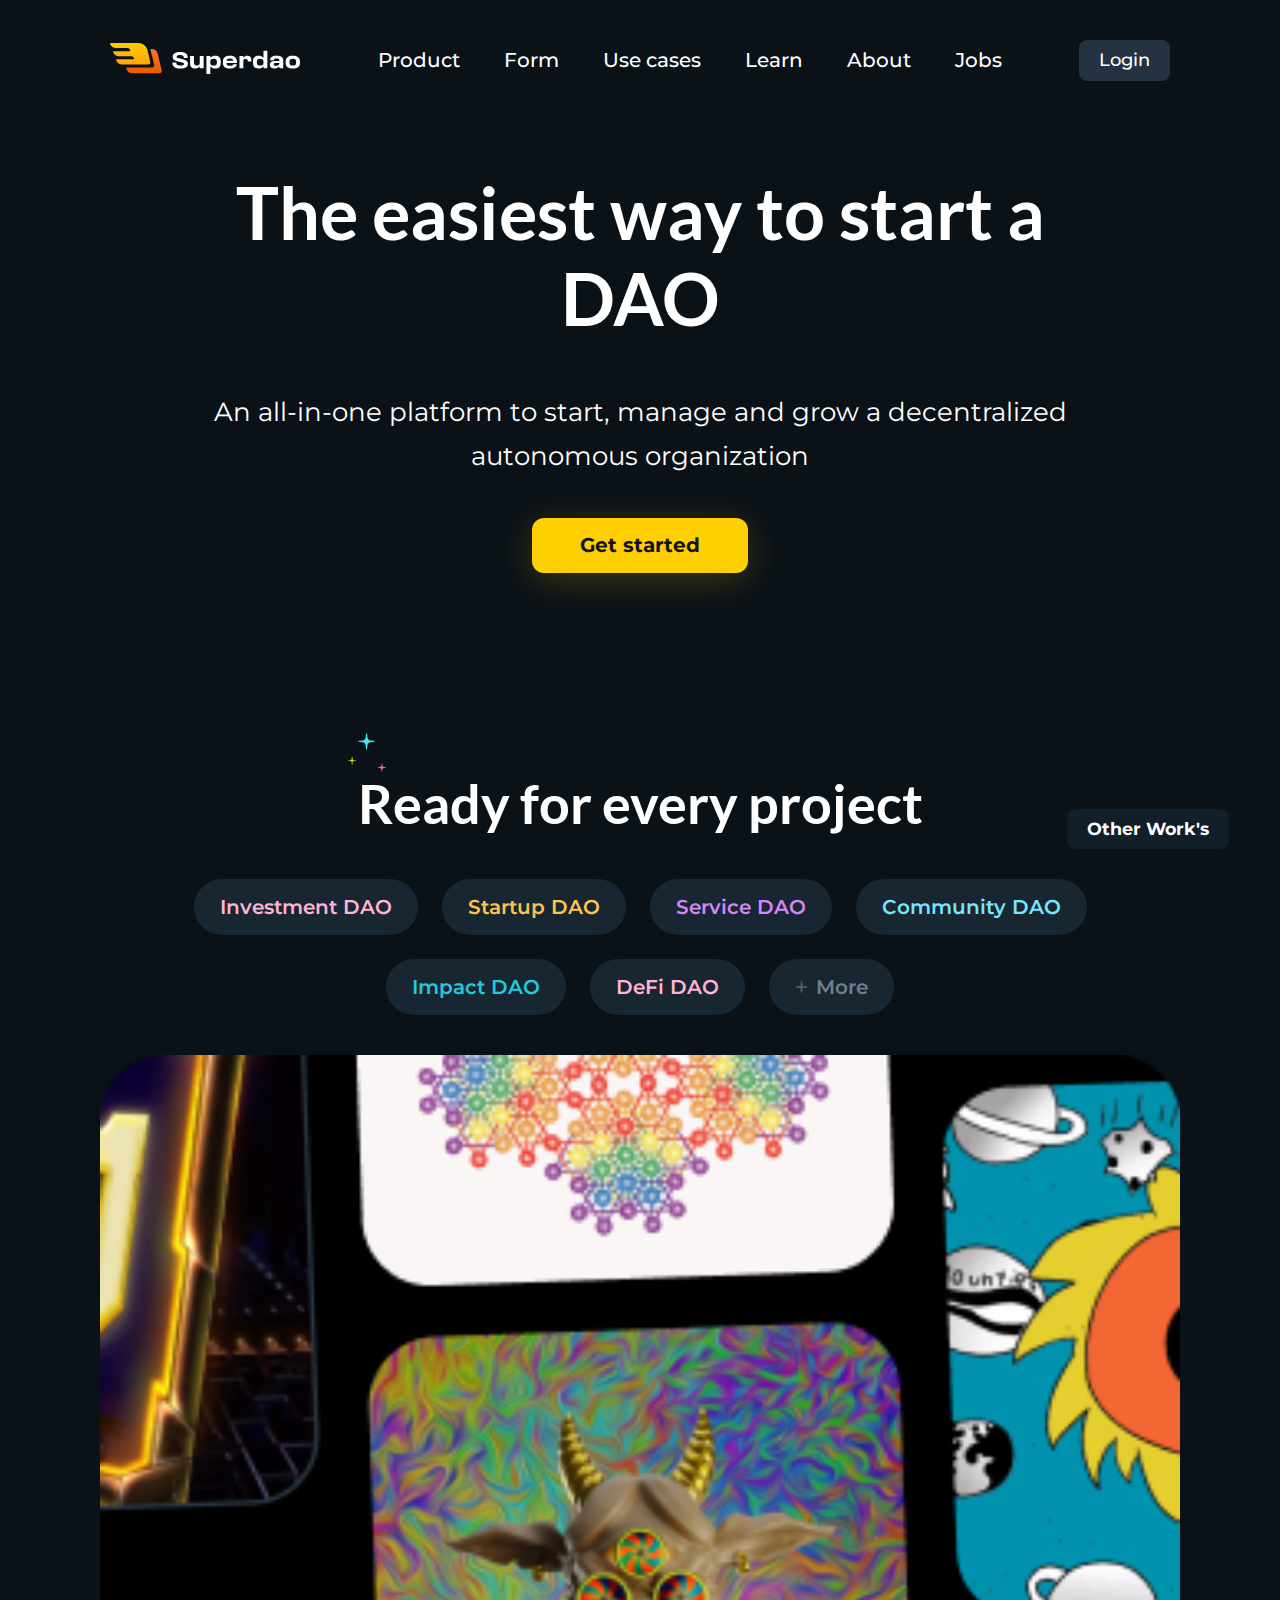
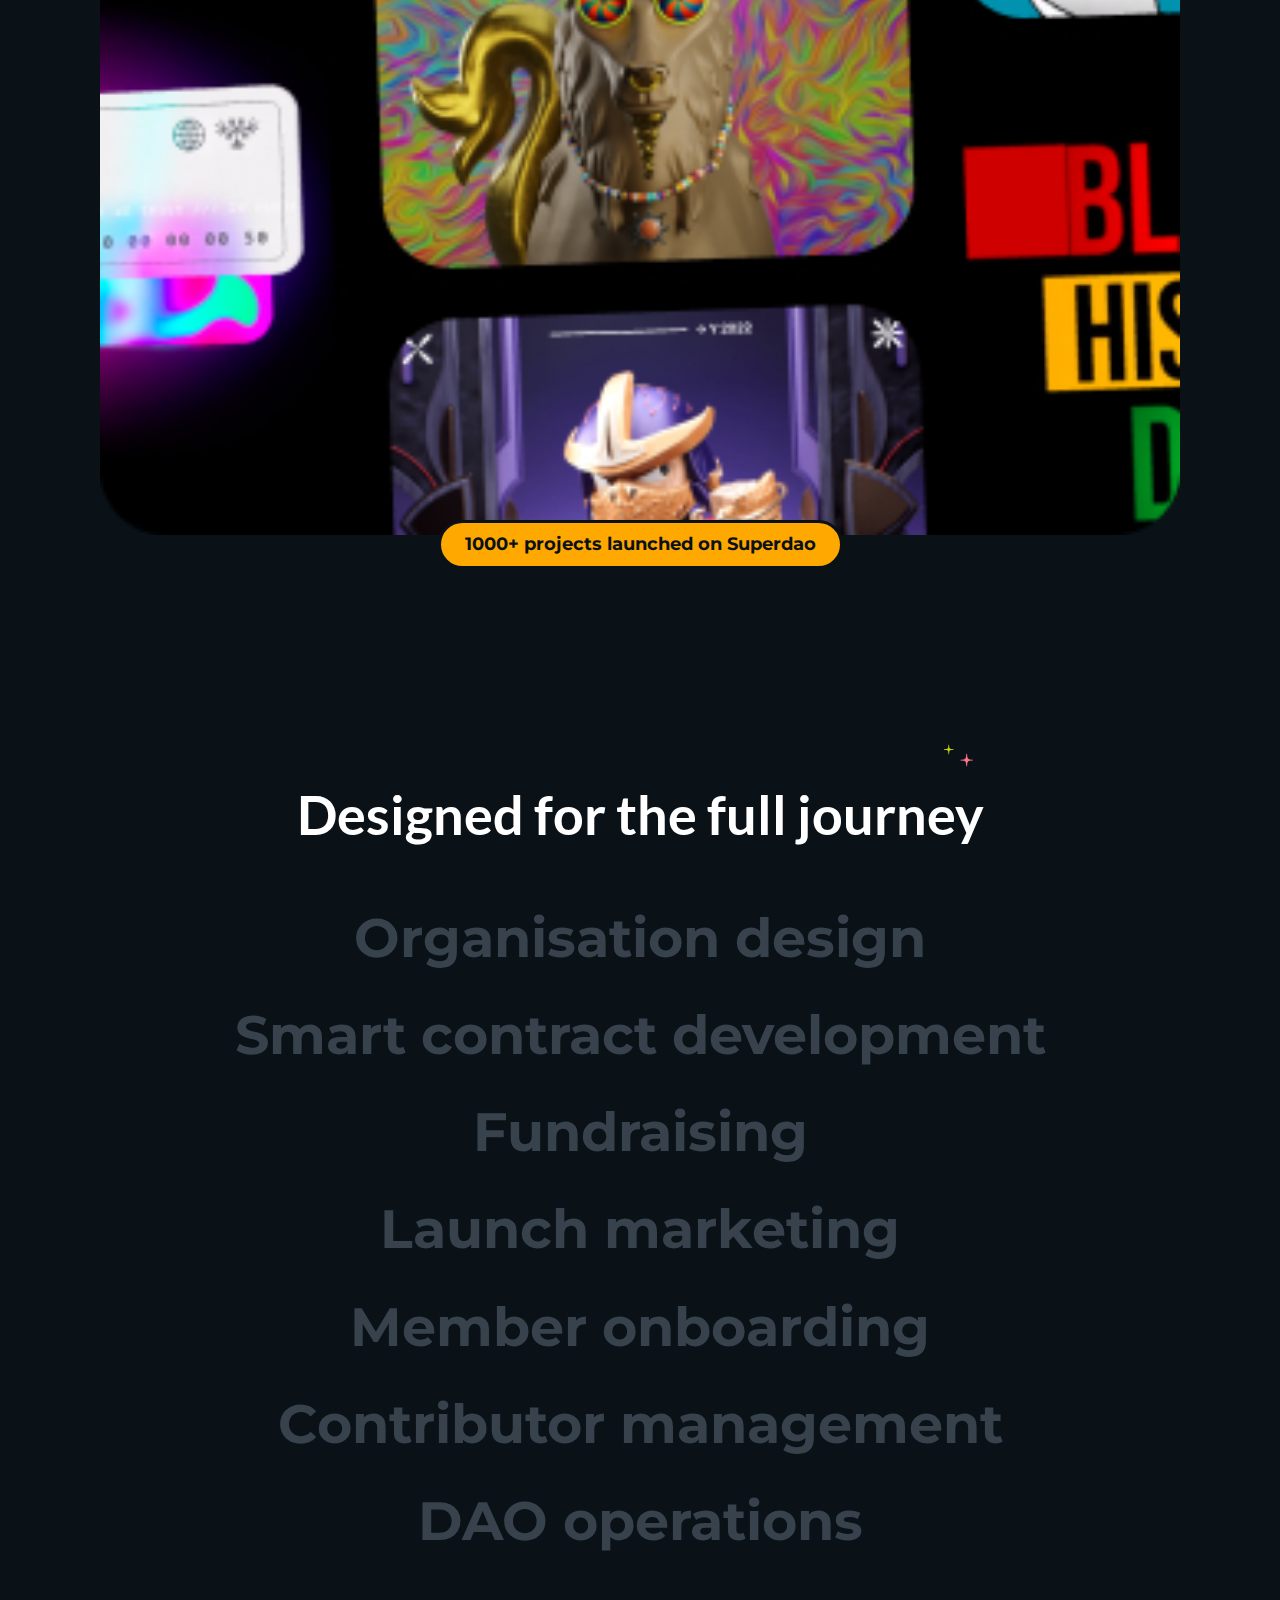
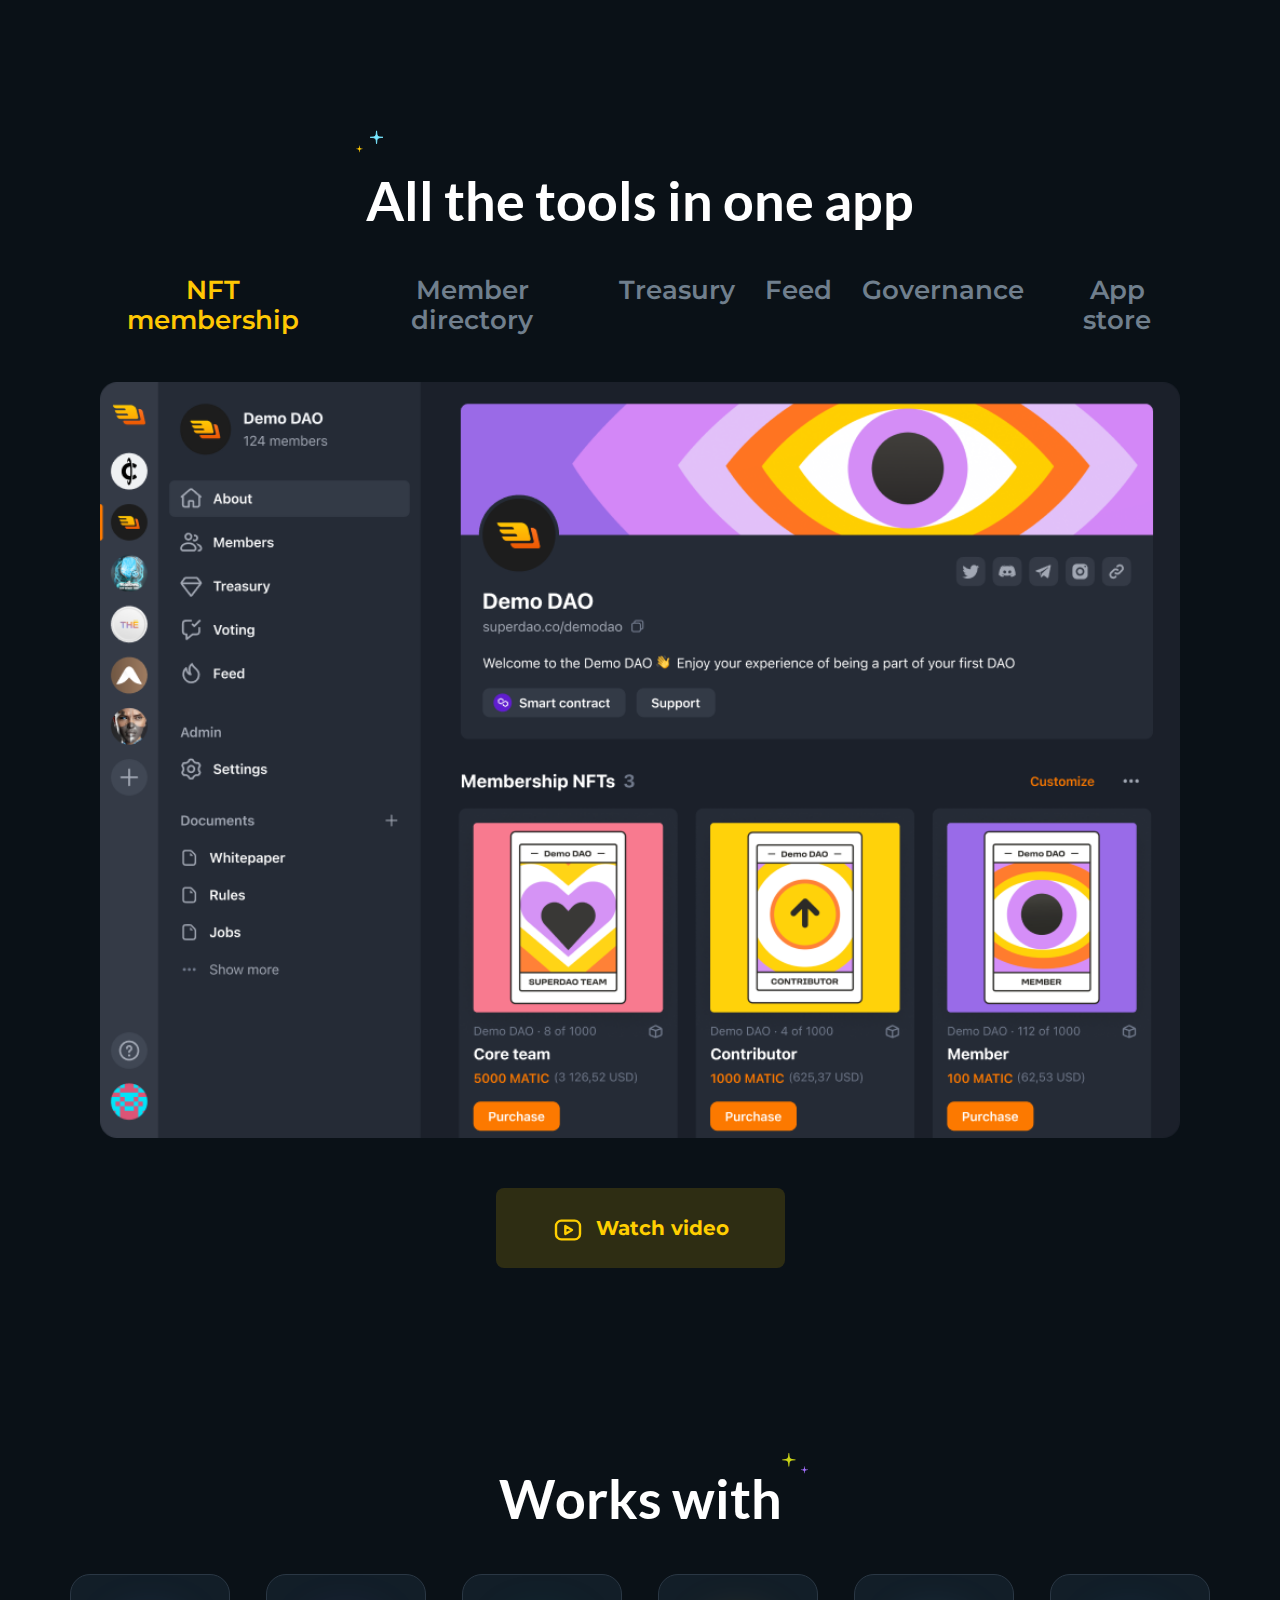
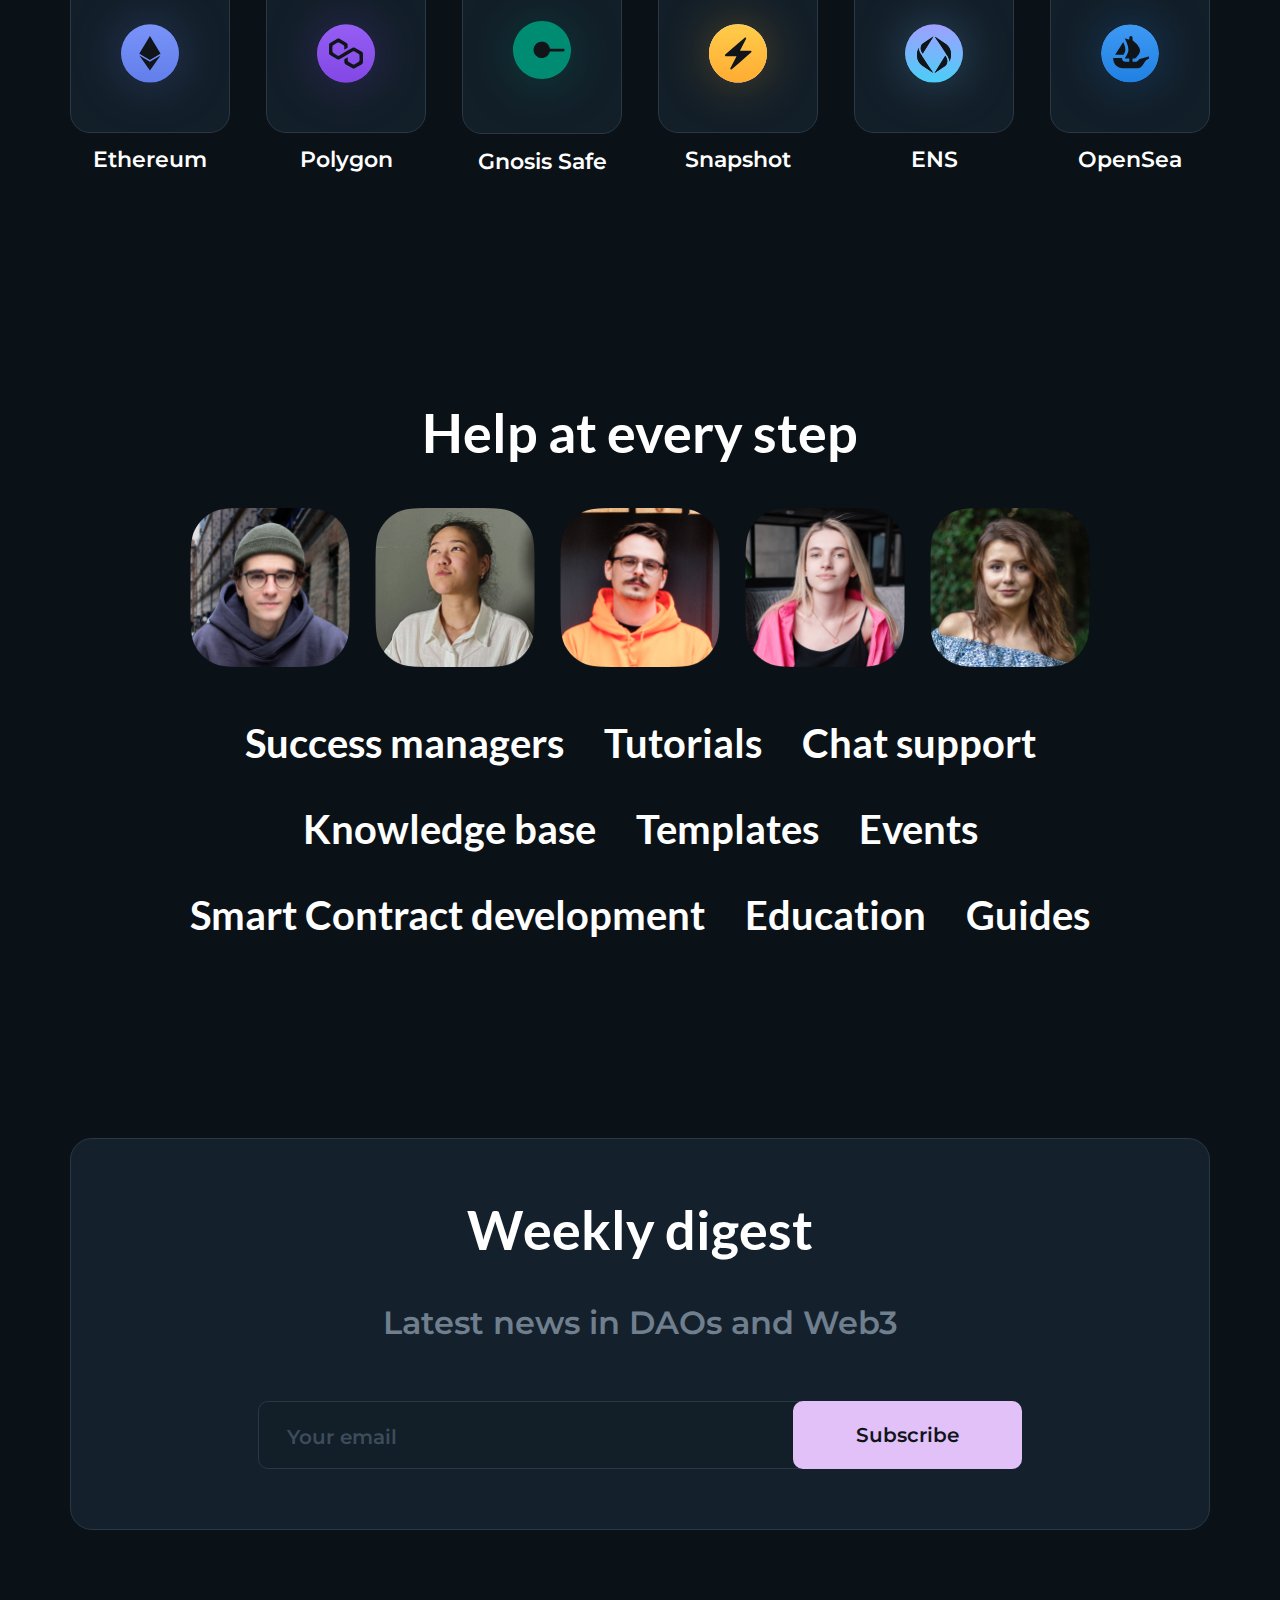
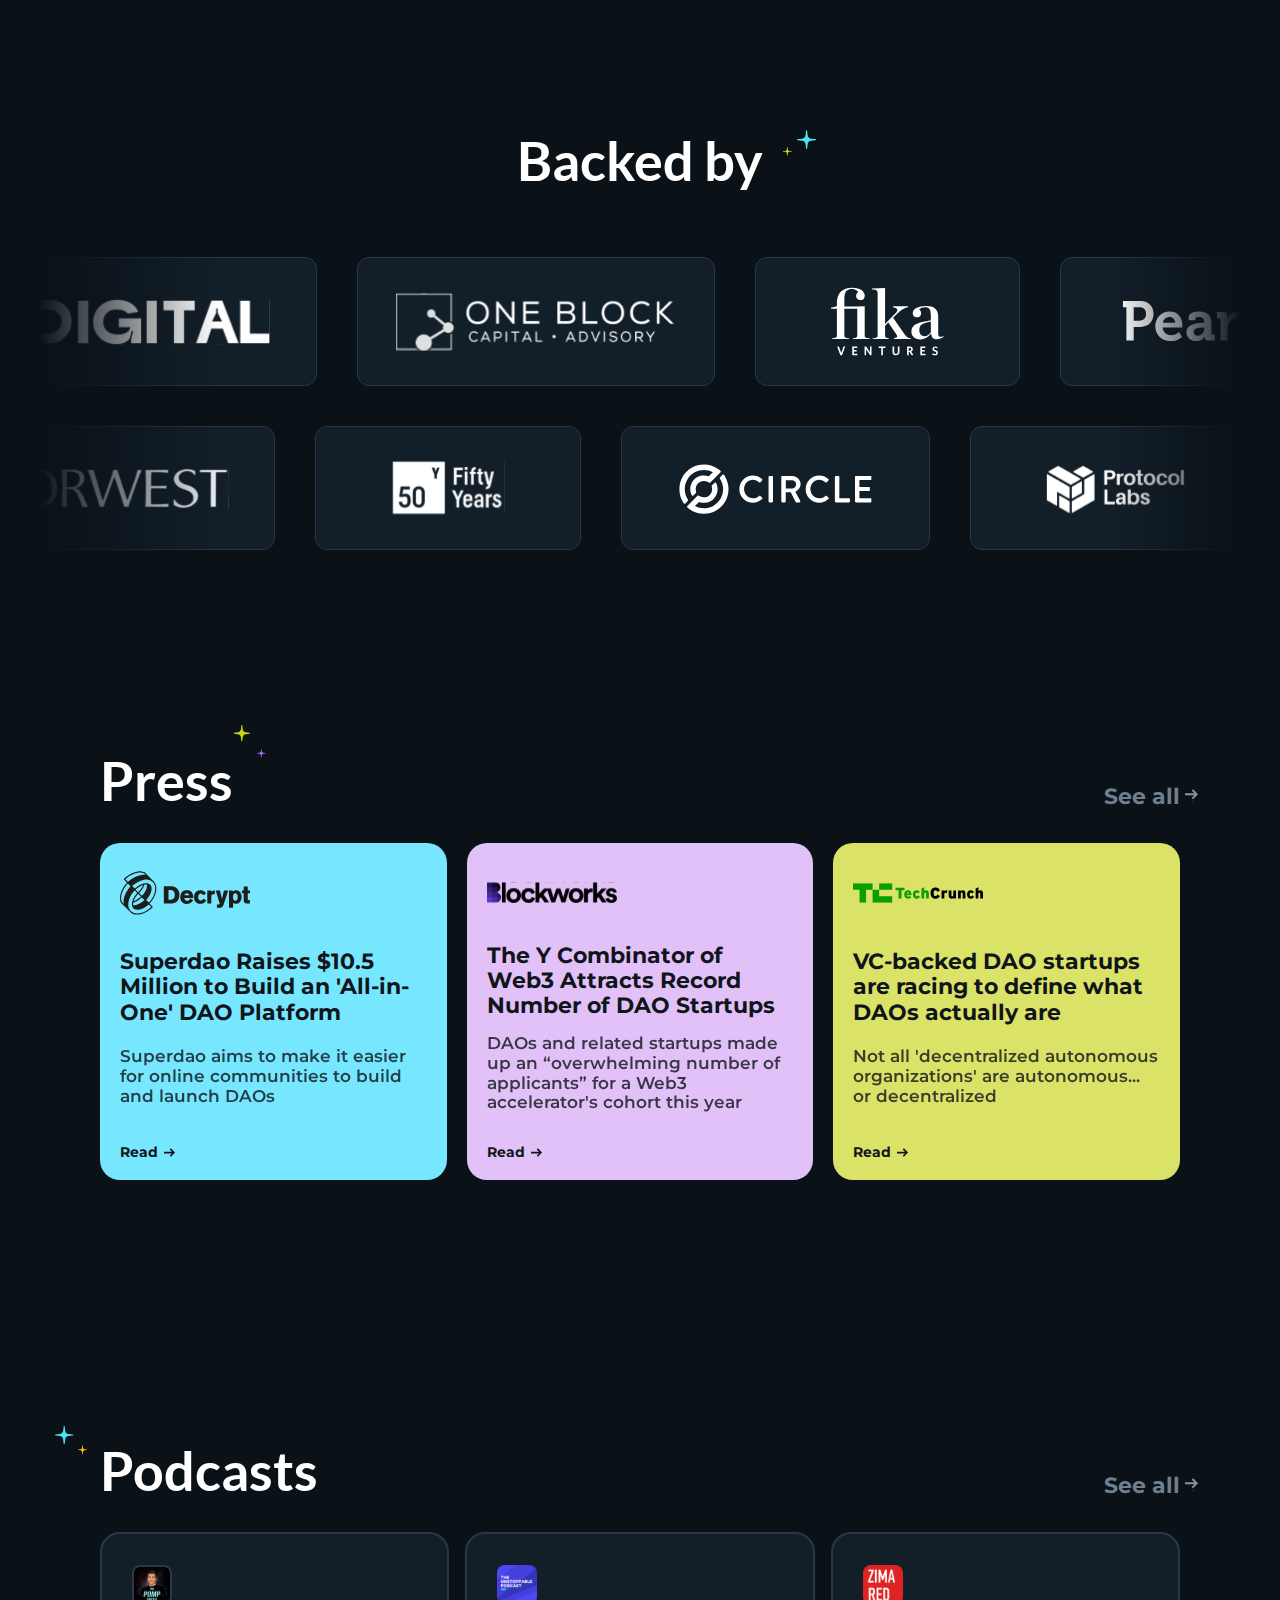
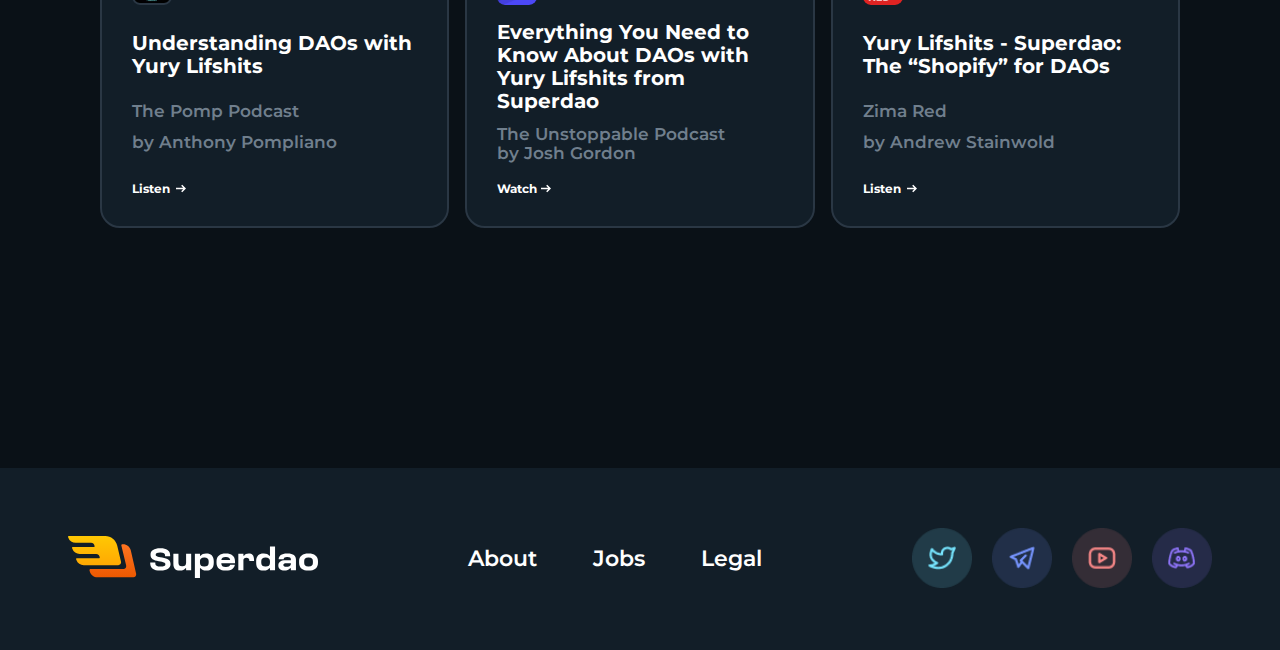
<file: index.html>
<!DOCTYPE html>
<html lang="ru">
<head>
  <meta charset="UTF-8">
  <meta name="viewport" content="width=device-width, initial-scale=1.0">
  <link rel="stylesheet" href="css/normalize.css">
  <link rel="stylesheet" href="css/style.css">
  <title>Simple layout</title>
</head>
<body>
  <header class="header">
    <div class="header__container">
      <a href="index.html"><img src="img/layout/header/superdao-logo.svg" alt="Superdao"></a>
      <button class="header__burger-button mobile"><img src="img/layout/header/burger.svg" alt="Menu"></button>
      <nav class="header__nav desctop">
        <a href="#">Product</a>
        <a href="form.html">Form</a>
        <a href="#">Use cases</a>
        <a href="#">Learn</a>
        <a href="#">About</a>
        <a href="#">Jobs</a>
      </nav>
      <button class="header__login-button desctop">Login</button>
    </div>
  </header>
  <main>
    <section class="main__hero">
      <h1>The easiest way to start a DAO</h1>
      <p>An all-in-one platform to start, manage and grow a decentralized autonomous organization</p>
      <a href="#">Get started</a>
    </section>
    <section class="main__ready-for">
      <h2>Ready for every project</h2>
      <ul class="ready-for__container">
        <li><a href="#">Investment DAO</a></li>
        <li><a href="#">Startup DAO</a></li>
        <li><a href="#">Service DAO</a></li>
        <li><a href="#">Community DAO</a></li>
        <li><a href="#">Impact DAO</a> </li>
        <li><a href="#">DeFi DAO</a></li>
        <li><a href="#"><img src="img/layout/details/more-button_star.svg" alt="+">More</a></li>
      </ul>
      <img class="ready-for__artwork" src="img/layout/ready-for/artwork.png" alt="Artwork">
      <a class="ready-for__launched-on" href="#">1000+ projects launched on Superdao</a>
    </section>
    <section class="main__designed-for">
      <h2>Designed for the full journey</h2>
      <ul class="designed-for__container">
        <li><h3>Organisation design</h3></li>
        <li><h3>Smart contract development</h3></li>
        <li><h3>Fundraising</h3></li>
        <li><h3>Launch marketing</h3></li>
        <li><h3>Member onboarding</h3></li>
        <li><h3>Contributor management</h3></li>
        <li><h3>DAO operations</h3></li>
      </ul>
    </section>
    <section class="main__all-tool">
      <h2>All the tools in one app</h2>
      <ul class="all-tool__container">
        <li><button class="active">NFT membership</button></li>
        <li><button>Member directory</button></li>
        <li><button>Treasury</button></li>
        <li><button>Feed</button></li>
        <li><button>Governance</button></li>
        <li><button>App store</button></li>
      </ul>
      <img class="all-tool__screenshot" src="img/layout/all-tools/app-screenshot.png" alt="App">
      <a><img src="img/layout/all-tools/watch-icon.svg" alt="Watch">Watch video</a>
    </section>
    <section class="main__works-with">
      <h2>Works with</h2>
      <ul class="works-with__container">
        <li><img src="img/layout/works-with/ethereum.svg" alt="Ethereum"><p>Ethereum</p></li>
        <li><img src="img/layout/works-with/polygon.svg" alt="Polygon"><p>Polygon</p></li>
        <li><img src="img/layout/works-with/gnosis-safe.svg" alt="Gnosis Safe"><p>Gnosis Safe</p></li>
        <li><img src="img/layout/works-with/snapshot.svg" alt="Snapshot"><p>Snapshot</p></li>
        <li><img src="img/layout/works-with/ens.svg" alt="ENS"><p>ENS</p></li>
        <li><img src="img/layout/works-with/opensea.svg" alt="OpenSea"><p>OpenSea</p></li>
      </ul>
    </section>
    <section class="main__help-at-step">
      <h2>Help at every step</h2>
      <ul class="help-at-step__img-container">
        <li><img src="img/layout/help-at-step/guy-1.png" alt="Guy 1"></li>
        <li><img src="img/layout/help-at-step/guy-2.png" alt="Guy 2"></li>
        <li><img src="img/layout/help-at-step/guy-3.png" alt="Guy 3"></li>
        <li><img src="img/layout/help-at-step/guy-4.png" alt="Guy 4"></li>
        <li><img src="img/layout/help-at-step/guy-5.png" alt="Guy 5"></li>
      </ul>
      <ul class="help-at-step__advantages">
        <li><p>Success managers</p></li>
        <li><p>Tutorials</p></li>
        <li><p>Chat support</p></li>
        <li><p>Knowledge base</p></li>
        <li><p>Templates</p></li>
        <li><p>Events</p></li>
        <li><p>Smart Contract development</p></li>
        <li><p>Education</p></li>
        <li><p>Guides</p></li>
      </ul>
    </section>
    <section class="main__weekly-digest">
      <h2>Weekly digest</h2>
      <h3>Latest news in DAOs and Web3</h3>
      <form action="#">
        <label for="sub__email">
          <input id="sub__email" type="email" name="email" placeholder="Your email">
        </label>
        <button type="submit">Subscribe</button>
      </form>
    </section>
    <section class="main__backed-by">
      <h2>Backed by</h2>
      <ul class="backed-by__container">
        <li><img src="img/layout/backed_by/alliance-logo.svg" alt="Alliance"></li>
        <li><img src="img/layout/backed_by/digital-logo.svg" alt="Digital"></li>
        <li><img src="img/layout/backed_by/one-block-logo.svg" alt="One block"></li>
        <li><img src="img/layout/backed_by/fika-logo.svg" alt="Fika"></li>
        <li><img src="img/layout/backed_by/pear-logo.svg" alt="Pear"></li>
        <li><img src="img/layout/backed_by/shima-capital-logo.svg" alt="Shima capital"></li>
        <li><img src="img/layout/backed_by/great-oaks-logo.svg" alt="Great oaks"></li>
        <li><img src="img/layout/backed_by/norwest-logo.svg" alt="Norwest"></li>
        <li><img src="img/layout/backed_by/fifty-years-logo.svg" alt="Fifty years"></li>
        <li><img src="img/layout/backed_by/circle-logo.svg" alt="Circle"></li>
        <li><img src="img/layout/backed_by/protocol-labs-logo.svg" alt="Protocol labs"></li>
        <li><img src="img/layout/backed_by/venturesouo-logo.svg" alt="Venturesouo"></li>
      </ul>
    </section>
    <section class="main__press">
      <h2>Press</h2>
      <ul class="press__card-container">
        <li>
          <img src="img/layout/press/decrypt-logo.svg" alt="Decrypt">
          <h3>Superdao Raises $10.5 Million to Build an 'All-in-One' DAO Platform</h3>
          <p>Superdao aims to make it easier for online communities to build and launch DAOs</p>
          <a href="#">Read</a>
        </li>
        <li>
          <img src="img/layout/press/blockworks-logo.svg" alt="Blockworks">
          <h3>The Y Combinator of Web3 Attracts Record Number of DAO Startups</h3>
          <p>DAOs and related startups made up an “overwhelming number of applicants” for a Web3 accelerator's cohort this year</p>
          <a href="#">Read</a>
        </li>
        <li>
          <img src="img/layout/press/techcrunh-logo.svg" alt="TechCrunch">
          <h3>VC-backed DAO startups are racing to define what DAOs actually are</h3>
          <p>Not all 'decentralized autonomous organizations' are autonomous... or decentralized</p>
          <a href="#">Read</a>
        </li>
      </ul>
      <a href="#">See all</a>
    </section>
    <section class="main__podcast">
      <h2>Podcasts</h2>
      <ul class="podcast__card-container">
        <li>
          <img src="img/layout/podcast/pomp-podcast-logo.svg" alt="The Pomp Podcast">
          <h3>Understanding DAOs with Yury Lifshits</h3>
          <p>The Pomp Podcast</p>
          <p>by Anthony Pompliano</p>
          <a href="#">Listen</a>
        </li>
        <li>
          <img src="img/layout/podcast/unstoppable-podcast-logo.svg" alt="The Unstoppable Podcast">
          <h3>Everything You Need to Know About DAOs with Yury Lifshits from Superdao</h3>
          <p>The Unstoppable Podcast</p>
          <p>by Josh Gordon</p>
          <a href="#">Watch</a>
        </li>
        <li>
          <img src="img/layout/podcast/zima-red-logo.svg" alt="Zima Red">
          <h3>Yury Lifshits - Superdao: The “Shopify” for DAOs</h3>
          <p>Zima Red</p>
          <p>by Andrew Stainwold</p>
          <a href="#">Listen</a>
        </li>
      </ul>
      <a href="#">See all</a>
    </section>
  </main>
  <footer class="footer">
      <div class="footer__footer-container">
        <a href="#"><img src="img/layout/footer/superdao-logo.svg" alt="Superdao"></a>
        <ul class="footer-container__more-info-container">
          <li><a href="#">About</a></li>
          <li><a href="#">Jobs</a></li>
          <li><a href="#">Legal</a></li>
        </ul>
        <ul class="footer-container__link-container">
          <li><a href="#"><img src="img/layout/footer/twitter-logo.png" alt="Twitter"></a></li>
          <li><a href="#"><img src="img/layout/footer/telegram-logo.png" alt="Telegram"></a></li>
          <li><a href="#"><img src="img/layout/footer/youtube-logo.png" alt="YouTube"></a></li>
          <li><a href="#"><img src="img/layout/footer/discord-logo.png" alt="Dicsord"></a></li>
        </ul>
      </div>
  </footer>
  <details class="other-work">
    <summary><h3>Other Work's</h3></summary>
    <ul class="other-work__link-container">
      <li><a href="grid.html" target="_blank">Grid</a></li>
      <li><a href="demo.html" target="_blank">Animation's</a></li>
    </ul>
  </details>
</body>
</html>
</file>
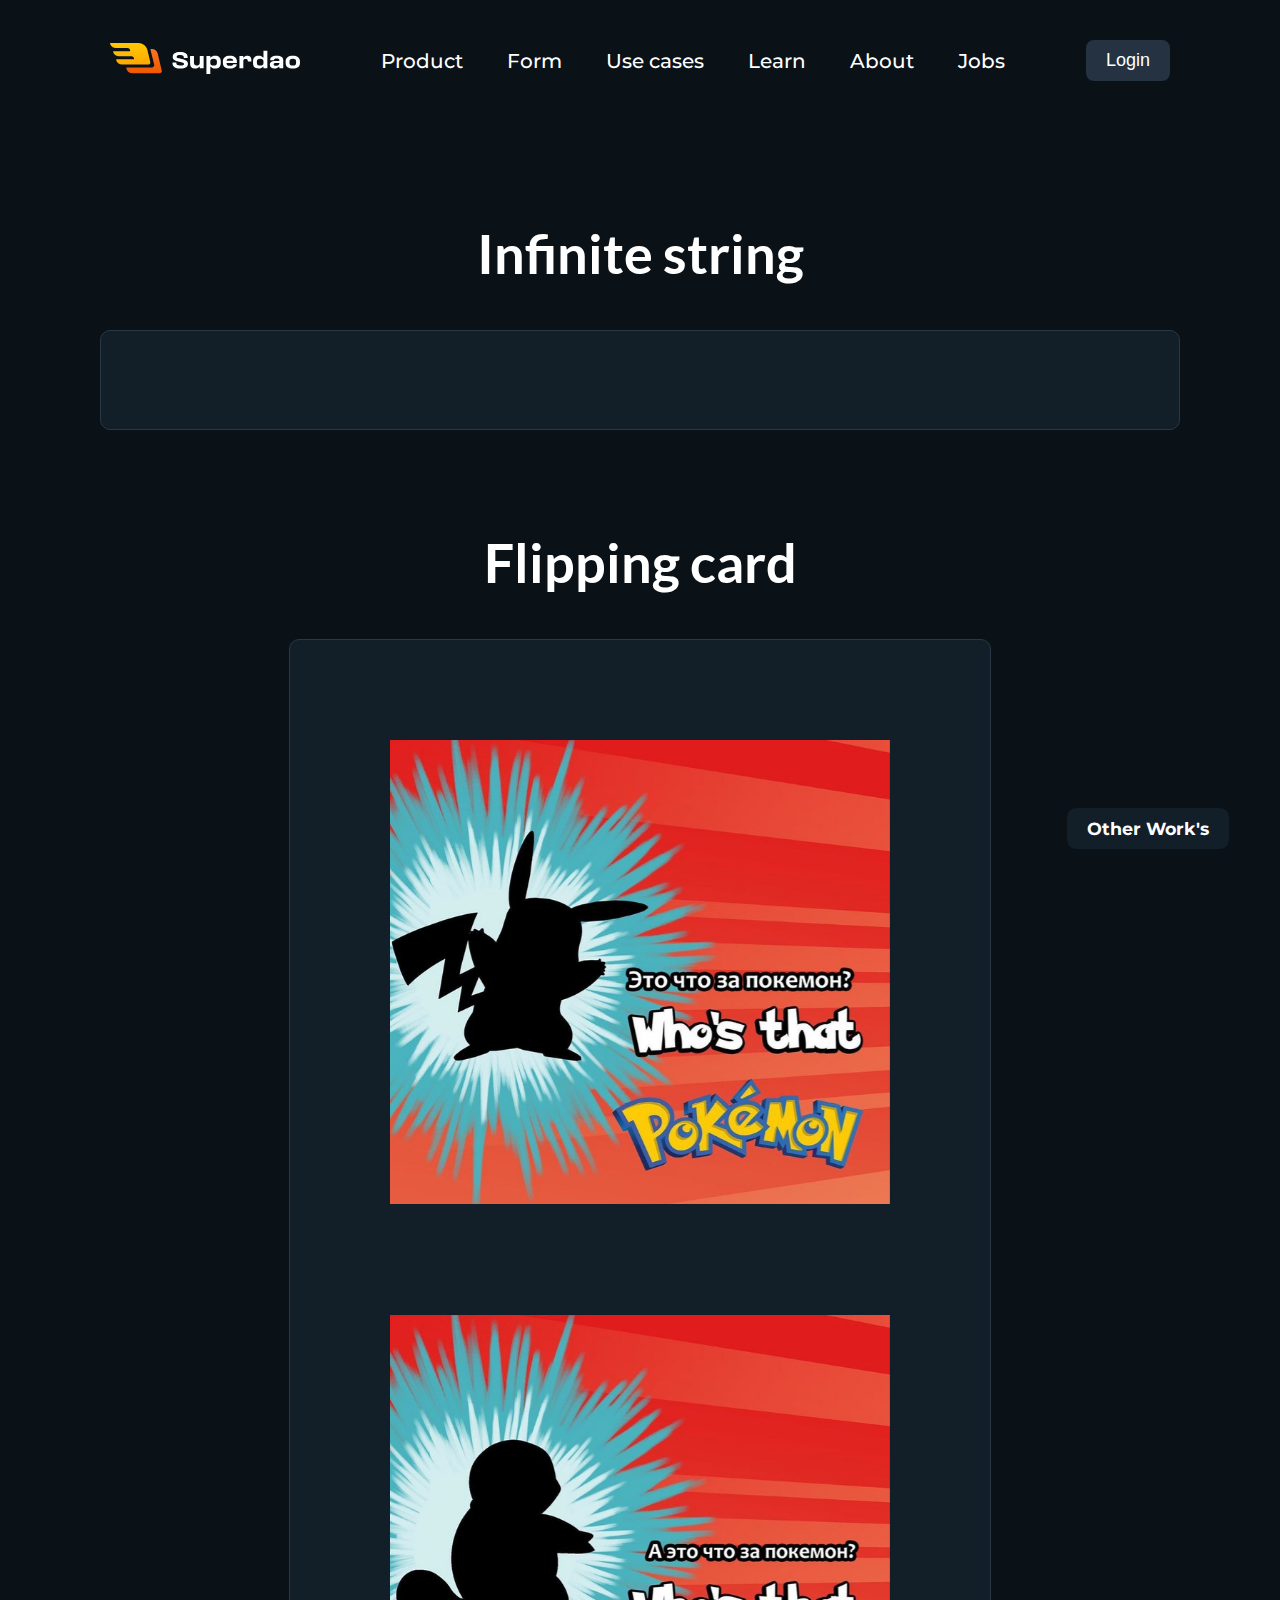
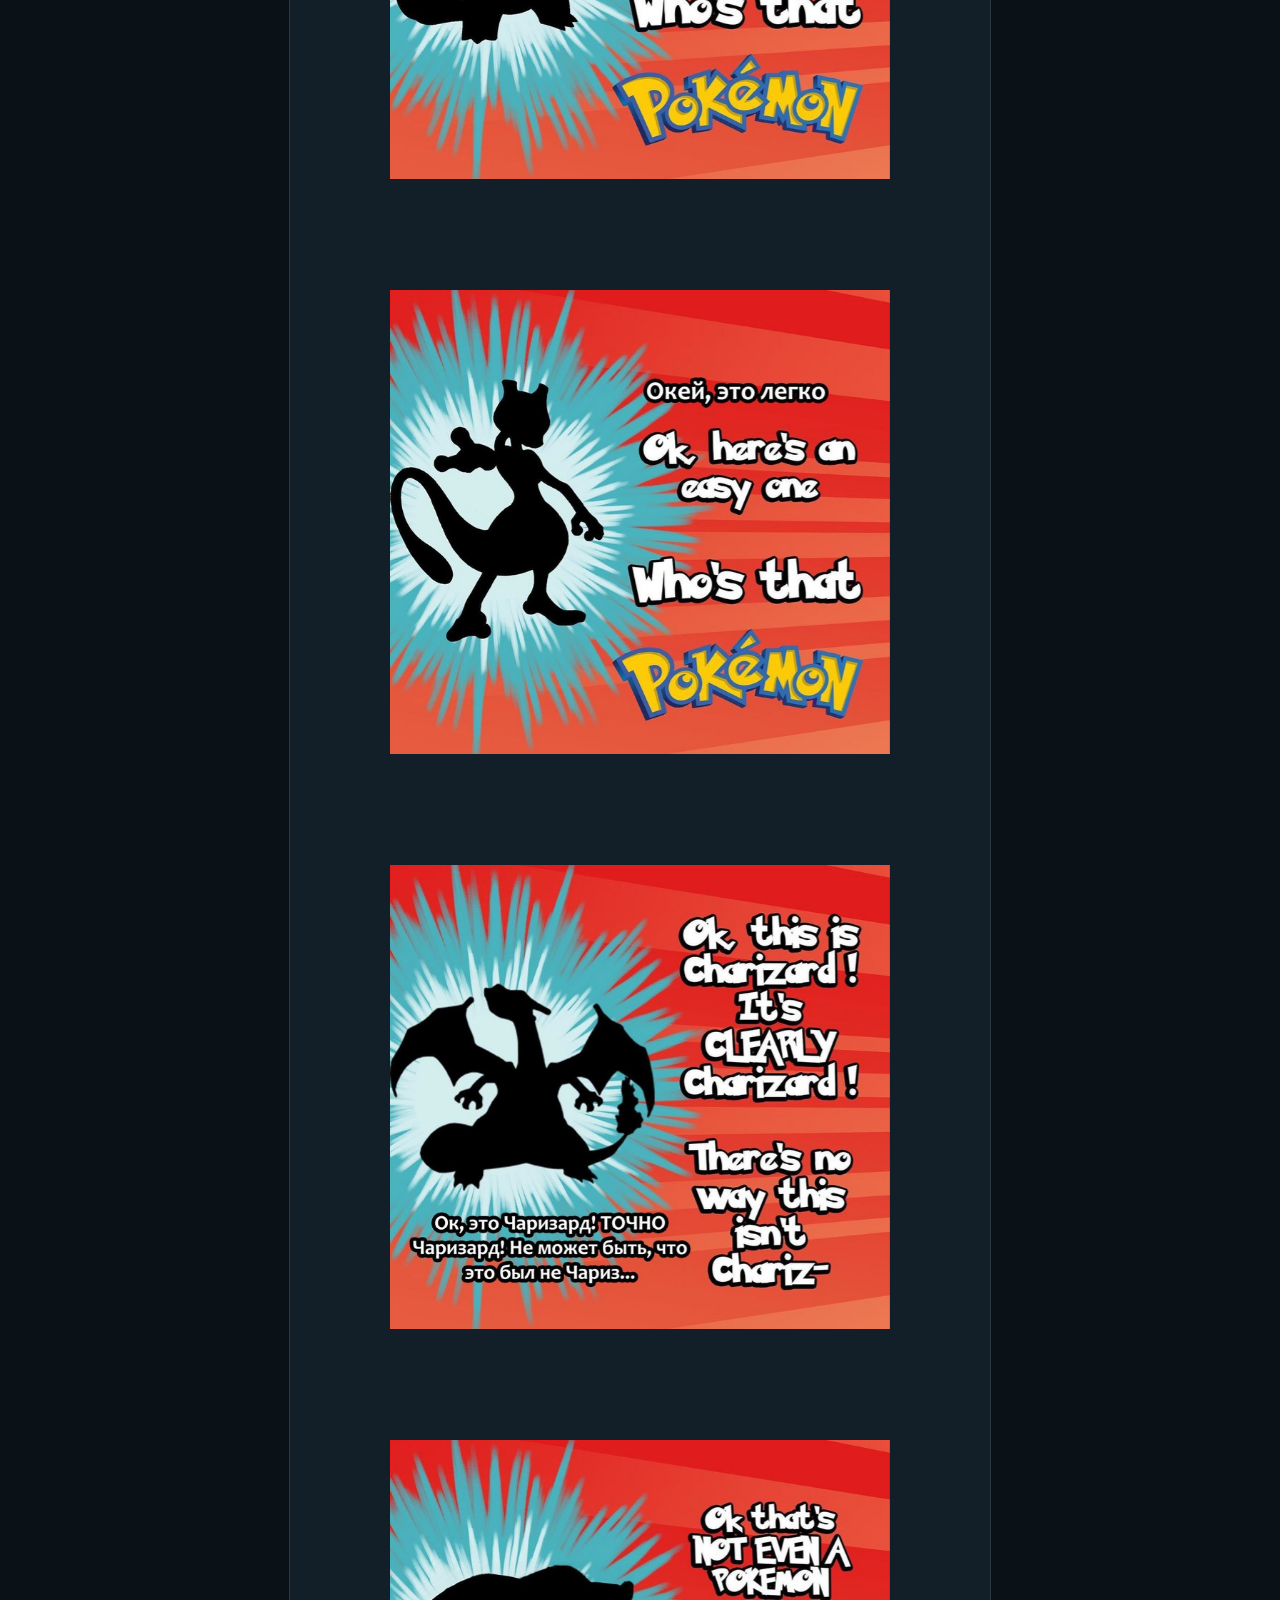
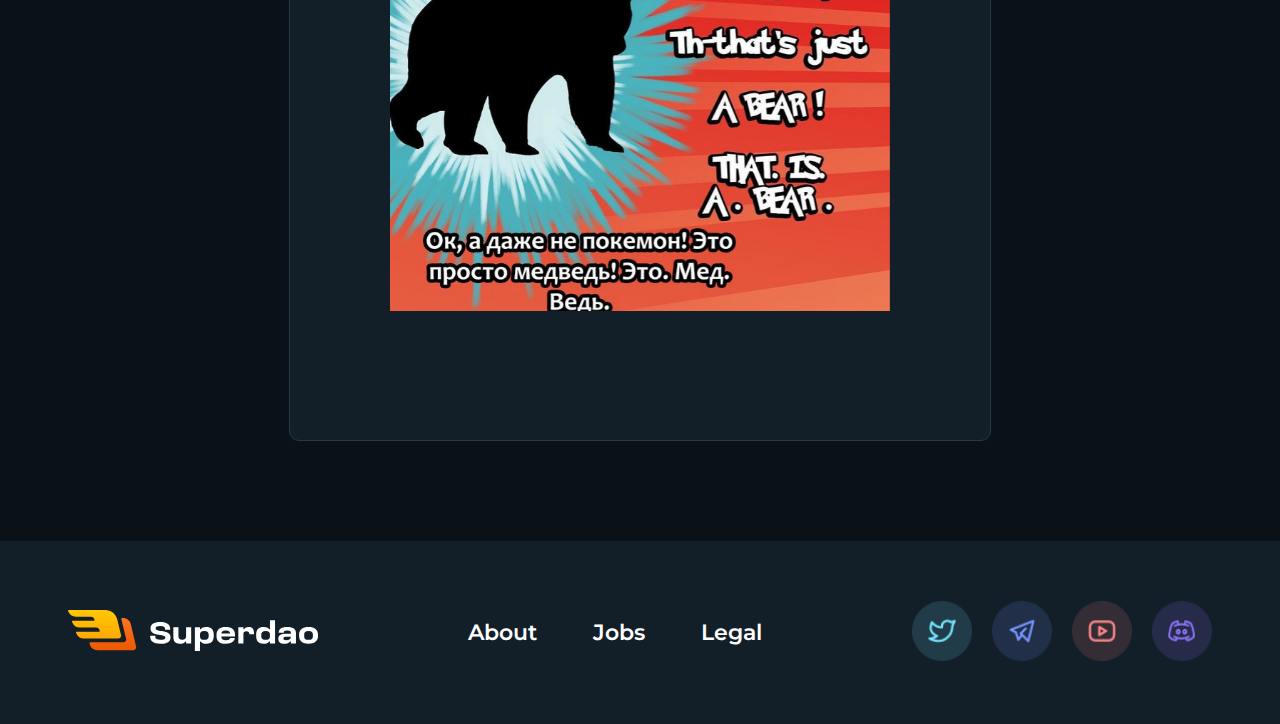
<file: demo.html>
<!DOCTYPE html>
<html lang="ru">

<head>
  <meta charset="UTF-8">
  <meta name="viewport" content="width=device-width, initial-scale=1.0">
  <link rel="stylesheet" href="css/style.css">
  <link rel="stylesheet" href="css/demo.css">
  <title>Demo</title>
</head>

<body>
  <header class="header">
    <div class="header__container">
      <a href="index.html"><img src="img/layout/header/superdao-logo.svg" alt="Superdao"></a>
      <button class="header__burger-button mobile"><img src="img/layout/header/burger.svg" alt="Menu"></button>
      <nav class="header__nav desctop">
        <a href="#">Product</a>
        <a href="form.html">Form</a>
        <a href="#">Use cases</a>
        <a href="#">Learn</a>
        <a href="#">About</a>
        <a href="#">Jobs</a>
      </nav>
      <button class="header__login-button desctop">Login</button>
    </div>
  </header>
  <main>
    <section class="infinite-string">
      <h2>Infinite string</h2>
      <ul class="infinite-string__container">
        <li><img src="img/layout/header/superdao-logo.svg" alt="logo"></li>
        <li><img src="img/layout/header/superdao-logo.svg" alt="logo"></li>
        <li><img src="img/layout/header/superdao-logo.svg" alt="logo"></li>
        <li><img src="img/layout/header/superdao-logo.svg" alt="logo"></li>
      </ul>
    </section>
    <section class="flipping-card">
      <h2>Flipping card</h2>
      <ul class="flipping-card__container">
        <li>
          <div class="front"><img src="img/demo/p_1-front.jpg" alt=""></div>
          <div class="back"><img src="img/demo/p_1-back.jpg" alt=""></div>
        </li>
        <li>
          <div class="front"><img src="img/demo/p_2-front.jpg" alt=""></div>
          <div class="back"><img src="img/demo/p_2-back.jpg" alt=""></div>
        </li>
        <li>
          <div class="front"><img src="img/demo/p_3-front.jpg" alt=""></div>
          <div class="back"><img src="img/demo/p_3-back.jpg" alt=""></div>
        </li>
        <li>
          <div class="front"><img src="img/demo/p_4-front.jpg" alt=""></div>
          <div class="back"><img src="img/demo/p_4-back.jpg" alt=""></div>
        </li>
        <li>
          <div class="front"><img src="img/demo/p_5-front.jpg" alt=""></div>
          <div class="back"><img src="img/demo/p_5-back.jpg" alt=""></div>
        </li>
      </ul>
    </section>
  </main>
  <footer class="footer">
    <div class="footer__footer-container">
      <a href="#"><img src="img/layout/footer/superdao-logo.svg" alt="Superdao"></a>
      <ul class="footer-container__more-info-container">
        <li><a href="#">About</a></li>
        <li><a href="#">Jobs</a></li>
        <li><a href="#">Legal</a></li>
      </ul>
      <ul class="footer-container__link-container">
        <li><a href="#"><img src="img/layout/footer/twitter-logo.png" alt="Twitter"></a></li>
        <li><a href="#"><img src="img/layout/footer/telegram-logo.png" alt="Telegram"></a></li>
        <li><a href="#"><img src="img/layout/footer/youtube-logo.png" alt="YouTube"></a></li>
        <li><a href="#"><img src="img/layout/footer/discord-logo.png" alt="Dicsord"></a></li>
      </ul>
    </div>
  </footer>
  <details class="other-work">
    <summary><h3>Other Work's</h3></summary>
    <ul class="other-work__link-container">
      <li><a href="grid.html" target="_blank">Grid</a></li>
      <li><a href="demo.html" target="_blank">Animation's</a></li>
    </ul>
  </details>
</body>

</html>
</file>
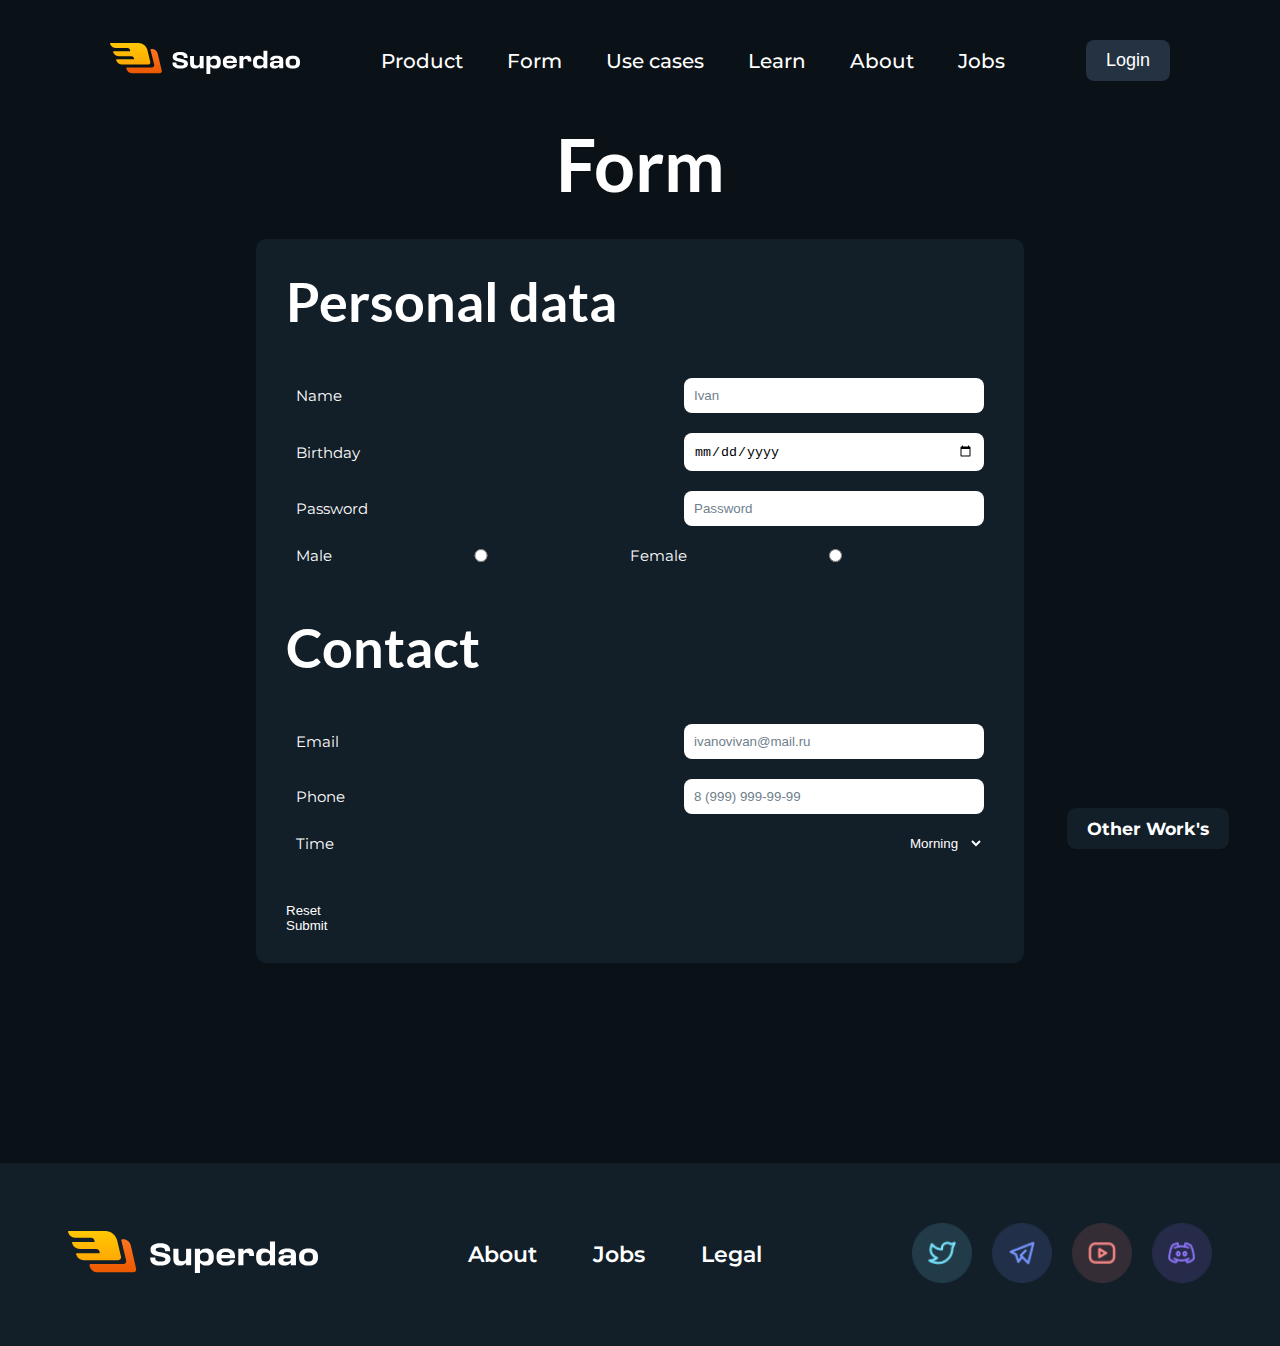
<file: form.html>
<!DOCTYPE html>
<html lang="en">
<head>
  <meta charset="UTF-8">
  <meta name="viewport" content="width=device-width, initial-scale=1.0">
  <link rel="stylesheet" href="css/style.css">
  <link rel="stylesheet" href="css/form.css">
  <title>Form</title>
</head>
<body>
  </details>
  <header class="header">
    <div class="header__container">
      <a href="index.html"><img src="img/layout/header/superdao-logo.svg" alt="Superdao"></a>
      <button class="header__burger-button mobile"><img src="img/layout/header/burger.svg" alt="Menu"></button>
      <nav class="header__nav desctop">
        <a href="#">Product</a>
        <a href="form.html">Form</a>
        <a href="#">Use cases</a>
        <a href="#">Learn</a>
        <a href="#">About</a>
        <a href="#">Jobs</a>
      </nav>
      <button class="header__login-button desctop">Login</button>
    </div>
  </header>
  <main>
    <section class="main__form">
      <h1>Form</h1>
      <form action="//httpbin.org/post" method="post">
        <fieldset>
          <legend><h2>Personal data</h2></legend>
          <ul class="container">
            <li>
              <label for="name">Name</label>
              <input id="name" name="name" type="text" placeholder="Ivan" required>
            </li>
            <li>
              <label for="birth">Birthday</label>
              <input id="birth" name="birth" type="date" required>
            </li>
            <li>
              <label for="password">Password</label>
              <input id="password" name="password" type="password" placeholder="Password" required>
            </li>
            <li class="gender">
              <label for="male">Male</label>
              <input id="male" type="radio" name="gender"/>
              <label for="female">Female</label>
              <input id="female" type="radio" name="gender"/>
            </li>
          </ul>
        </fieldset>
        <fieldset>
          <legend><h2>Contact</h2></legend>
          <ul class="container">
            <li>
              <label for="email">Email</label>
              <input id="email" name="email" type="email" placeholder="ivanovivan@mail.ru" required>
            </li>
            <li>
              <label for="phone">Phone</label>
              <input id="phone" name="phone" type="tel" placeholder="8 (999) 999-99-99" pattern="[0-9]{1} ([0-9]{3}) [0-9]{3}-[0-9]{2}-[0-9]{2}">
            </li>
            <li>
              <label for="time-of-day">Time</label>
              <select id="time-of-day" name="time-of-day">
                <option value="morning">Morning</option>
                <option value="afternoon">Afternoon</option>
                <option value="evening">Evening</option>
                <option value="night">Night</option>
              </select>
            </li>
          </ul>
        </fieldset>
        <ul class="button-container">
          <li>
            <button type="reset">Reset</button>
          </li>
          <li>
            <button type="submit">Submit</button>
          </li>
        </ul>
      </form>
    </section>
  </main>
  <footer class="footer">
    <div class="footer__footer-container">
      <a href="#"><img src="img/layout/footer/superdao-logo.svg" alt="Superdao"></a>
      <ul class="footer-container__more-info-container">
        <li><a href="#">About</a></li>
        <li><a href="#">Jobs</a></li>
        <li><a href="#">Legal</a></li>
      </ul>
      <ul class="footer-container__link-container">
        <li><a href="#"><img src="img/layout/footer/twitter-logo.png" alt="Twitter"></a></li>
        <li><a href="#"><img src="img/layout/footer/telegram-logo.png" alt="Telegram"></a></li>
        <li><a href="#"><img src="img/layout/footer/youtube-logo.png" alt="YouTube"></a></li>
        <li><a href="#"><img src="img/layout/footer/discord-logo.png" alt="Dicsord"></a></li>
      </ul>
    </div>
  </footer>
  <details class="other-work">
    <summary><h3>Other Work's</h3></summary>
    <ul class="other-work__link-container">
      <li><a href="grid.html" target="_blank">Grid</a></li>
      <li><a href="demo.html" target="_blank">Animation's</a></li>
    </ul>
  </details>
</body>
</html>
</file>
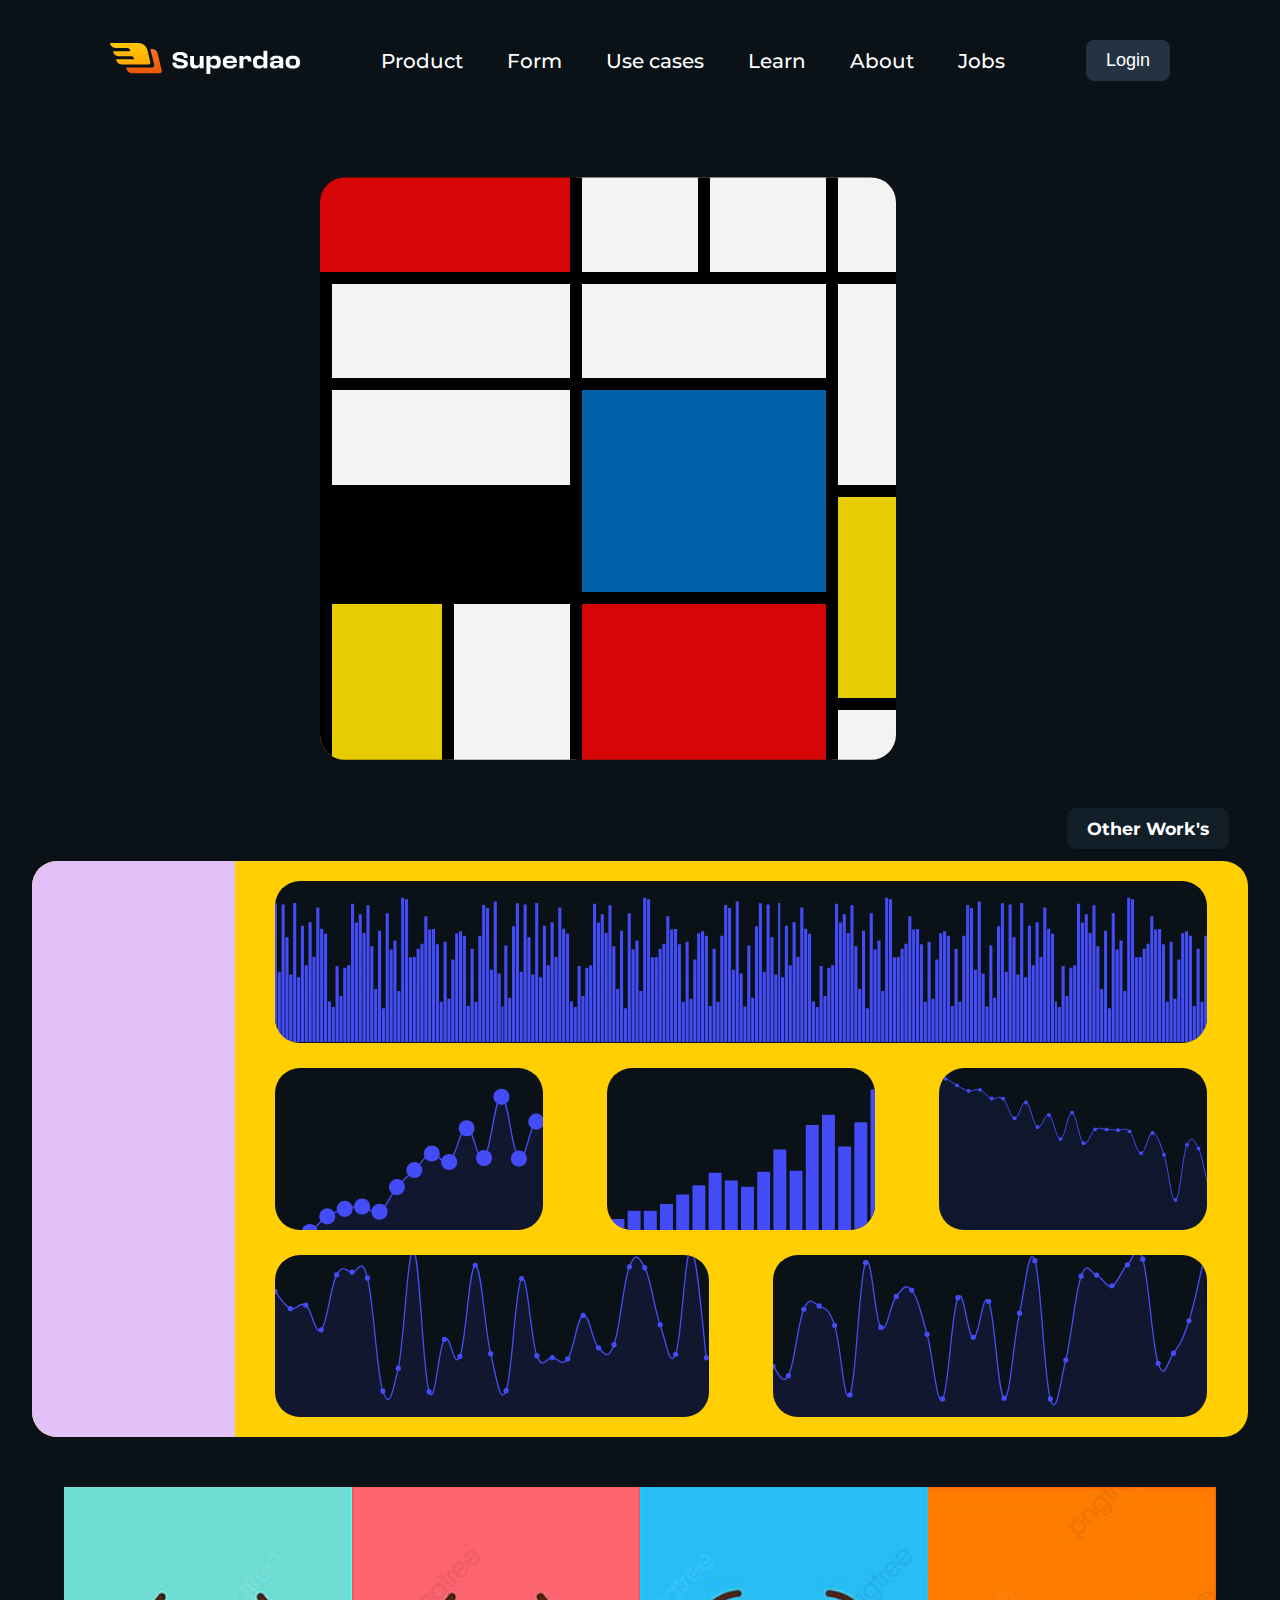
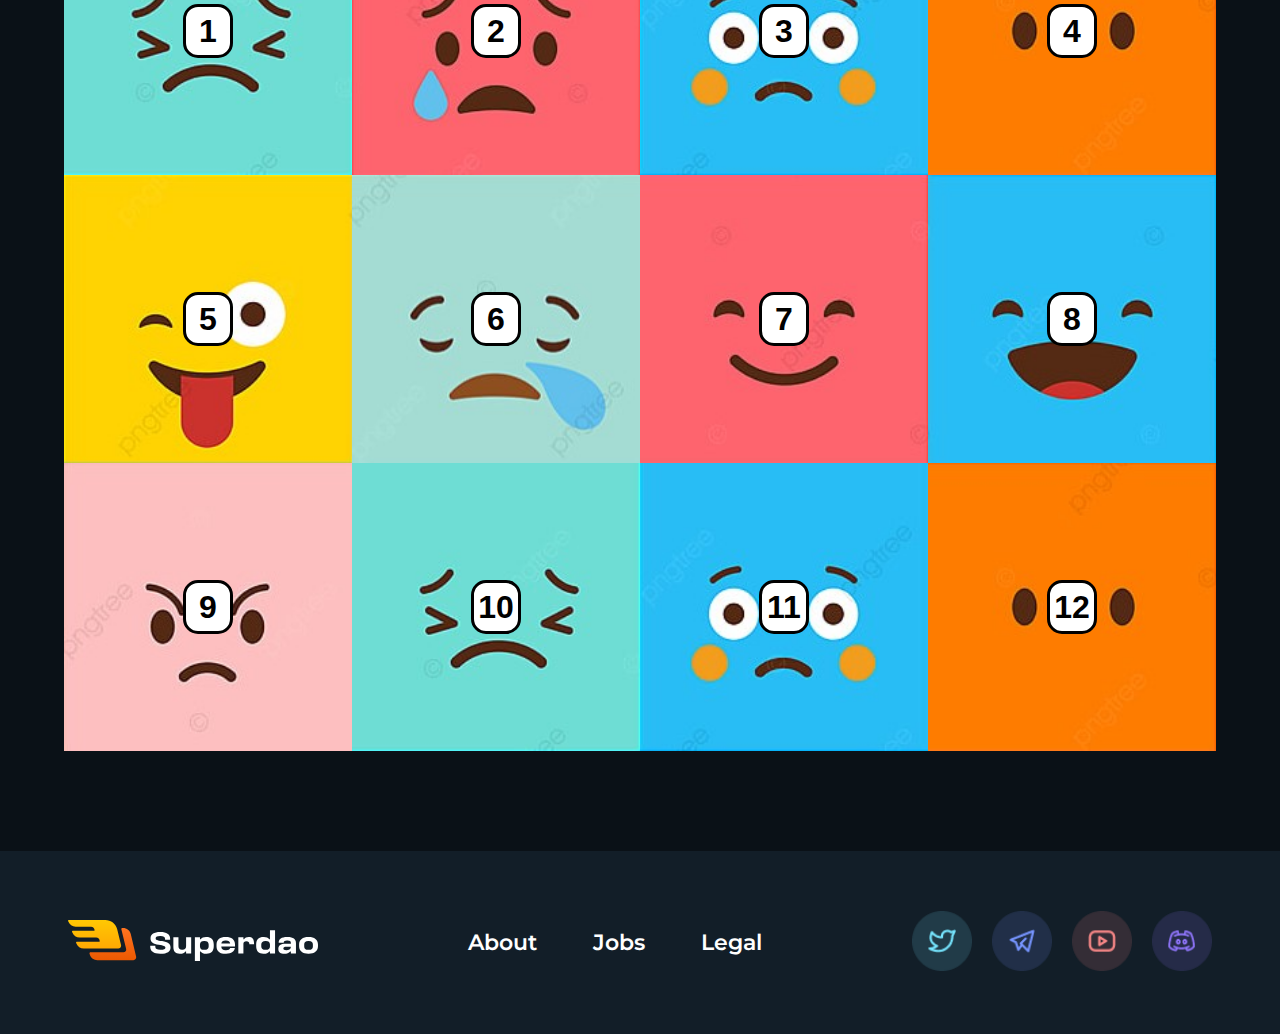
<file: grid.html>
<!DOCTYPE html>
<html lang="en">
<head>
  <meta charset="UTF-8">
  <meta name="viewport" content="width=device-width, initial-scale=1.0">
  <link rel="stylesheet" href="css/style.css">
  <link rel="stylesheet" href="css/grid.css">
  <title>Grid</title>
</head>
<body>
  <header class="header">
    <div class="header__container">
      <a href="index.html"><img src="img/layout/header/superdao-logo.svg" alt="Superdao"></a>
      <button class="header__burger-button mobile"><img src="img/layout/header/burger.svg" alt="Menu"></button>
      <nav class="header__nav desctop">
        <a href="#">Product</a>
        <a href="form.html">Form</a>
        <a href="#">Use cases</a>
        <a href="#">Learn</a>
        <a href="#">About</a>
        <a href="#">Jobs</a>
      </nav>
      <button class="header__login-button desctop">Login</button>
    </div>
  </header>
  <main>
    <section class="Task-1">
      <ul class="grid-container-1">
        <li class="fill-block gray-1"></li>
        <li class="fill-block gray-2"></li>
        <li class="fill-block gray-3"></li>
        <li class="fill-block gray-4"></li>
        <li class="fill-block gray-5"></li>
        <li class="fill-block gray-6"></li>
        <li class="fill-block gray-7"></li>
        <li class="fill-block gray-8"></li>
        <li class="fill-block gray-9"></li>
        <li class="fill-block red-1"></li>
        <li class="fill-block red-2"></li>
        <li class="fill-block yellow-1"></li>
        <li class="fill-block yellow-2"></li>
        <li class="fill-block blue-1"></li>
        <li class="fill-block black-1"></li>
      </ul>
    </section>
    <section class="Task-2">
      <div class="grid-container-2">
        <div class="dashboard"></div>
        <ul class="graphic-board">
          <li class="graphic graphic-1">
            <div class="magicpattern-1"></div>
          </li>
          <li class="graphic graphic-2">
            <div class="magicpattern-2"></div>
          </li>
          <li class="graphic graphic-3">
            <div class="magicpattern-3"></div>
          </li>
          <li class="graphic graphic-4">
            <div class="magicpattern-4"></div>
          </li>
          <li class="graphic graphic-5">
            <div class="magicpattern-5"></div>
          </li>
          <li class="graphic graphic-6">
            <div class="magicpattern-6"></div>
          </li>
        </ul>
      </div>
    </section>
    <section class="Task-3">
      <ul class="grid-container-3">
        <li class="card-1"><a href="#">1</a><img src="img/grid/1.jpg" alt=""></li>
        <li class="card-2"><a href="#">2</a><img src="img/grid/2.jpg" alt=""></li>
        <li class="card-3"><a href="#">3</a><img src="img/grid/3.jpg" alt=""></li>
        <li class="card-4"><a href="#">4</a><img src="img/grid/4.jpg" alt=""></li>
        <li class="card-5"><a href="#">5</a><img src="img/grid/5.jpg" alt=""></li>
        <li class="card-6"><a href="#">6</a><img src="img/grid/6.jpg" alt=""></li>
        <li class="card-7"><a href="#">7</a><img src="img/grid/7.jpg" alt=""></li>
        <li class="card-8"><a href="#">8</a><img src="img/grid/8.jpg" alt=""></li>
        <li class="card-9"><a href="#">9</a><img src="img/grid/9.jpg" alt=""></li>
        <li class="card-10"><a href="#">10</a><img src="img/grid/1.jpg" alt=""></li>
        <li class="card-11"><a href="#">11</a><img src="img/grid/3.jpg" alt=""></li>
        <li class="card-12"><a href="#">12</a><img src="img/grid/4.jpg" alt=""></li>
      </ul>
    </section>
  </main>
  <footer class="footer">
    <div class="footer__footer-container">
      <a href="#"><img src="img/layout/footer/superdao-logo.svg" alt="Superdao"></a>
      <ul class="footer-container__more-info-container">
        <li><a href="#">About</a></li>
        <li><a href="#">Jobs</a></li>
        <li><a href="#">Legal</a></li>
      </ul>
      <ul class="footer-container__link-container">
        <li><a href="#"><img src="img/layout/footer/twitter-logo.png" alt="Twitter"></a></li>
        <li><a href="#"><img src="img/layout/footer/telegram-logo.png" alt="Telegram"></a></li>
        <li><a href="#"><img src="img/layout/footer/youtube-logo.png" alt="YouTube"></a></li>
        <li><a href="#"><img src="img/layout/footer/discord-logo.png" alt="Dicsord"></a></li>
      </ul>
    </div>
</footer>
<details class="other-work">
  <summary><h3>Other Work's</h3></summary>
  <ul class="other-work__link-container">
    <li><a href="grid.html" target="_blank">Grid</a></li>
      <li><a href="demo.html" target="_blank">Animation's</a></li>
  </ul>
</details>
</body>
</html>
</file>
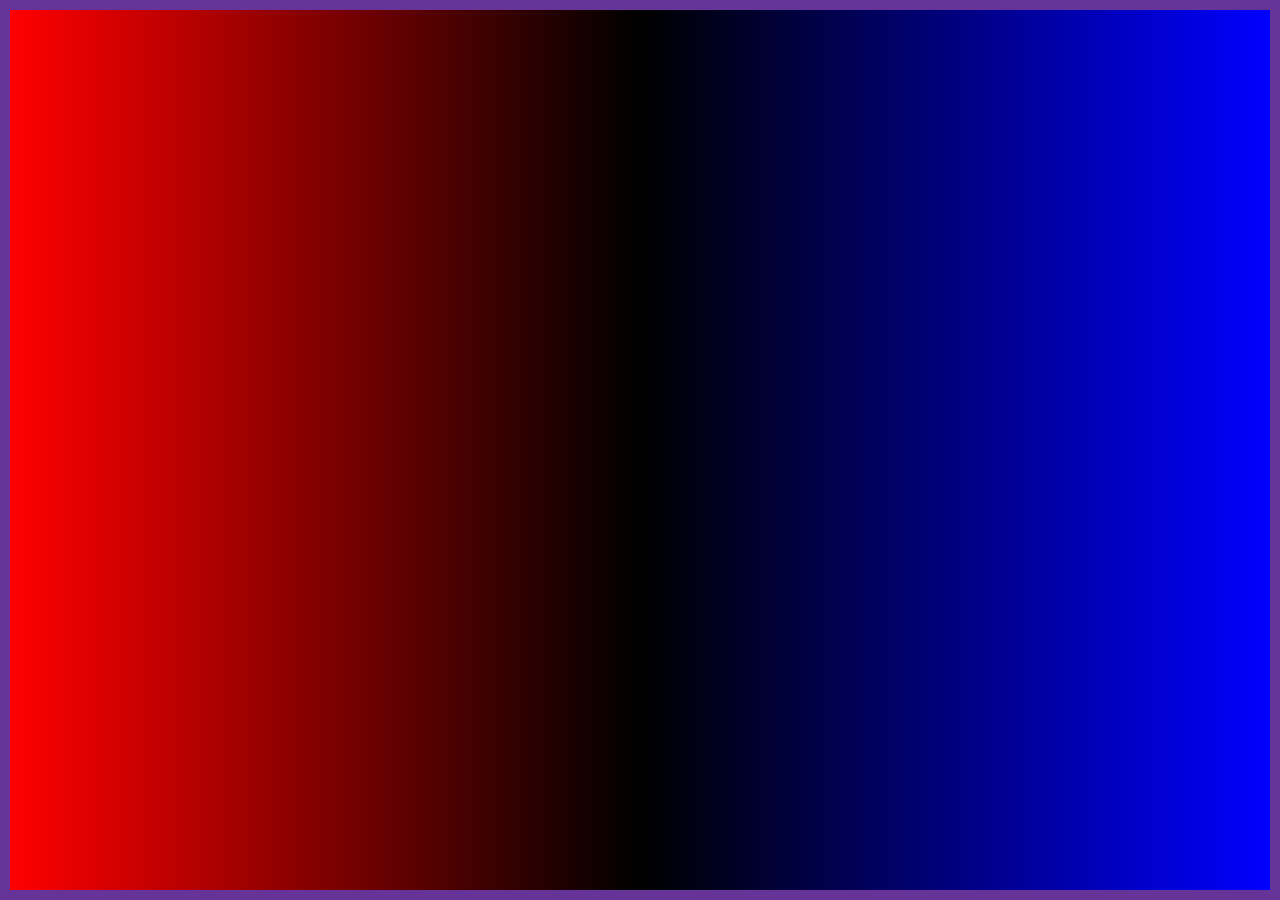
<file: test.html>
<!DOCTYPE html>
<html lang="en">
<head>
  <meta charset="UTF-8">
  <meta name="viewport" content="width=device-width, initial-scale=1.0">
  <link rel="stylesheet" href="css/test.css">
  <title>Document</title>
</head>
<body>
  <ul class="container">
    <li class="item-1">
      <img src="img/layout/header/superdao-logo.svg" alt="s">
    </li>
    <li class="item-2">
      <img src="img/layout/header/superdao-logo.svg" alt="s">
    </li>
    <li class="item-3">
      <img src="img/layout/header/superdao-logo.svg" alt="s">
    </li>
    <li class="item-4">
      <img src="img/layout/header/superdao-logo.svg" alt="s">
    </li>
  </ul>
</body>
</html>
</file>
<file: css/style.css>
/* lato-regular - latin */
@font-face {
  font-display: swap; /* Check https://developer.mozilla.org/en-US/docs/Web/CSS/@font-face/font-display for other options. */
  font-family: 'Lato';
  font-style: normal;
  font-weight: 400;
  src: url('../fonts/lato/lato-v24-latin-regular.woff2') format('woff2'); /* Chrome 36+, Opera 23+, Firefox 39+, Safari 12+, iOS 10+ */
}
/* lato-700 - latin */
@font-face {
  font-display: swap; /* Check https://developer.mozilla.org/en-US/docs/Web/CSS/@font-face/font-display for other options. */
  font-family: 'Lato';
  font-style: normal;
  font-weight: 700;
  src: url('../fonts/lato/lato-v24-latin-700.woff2') format('woff2'); /* Chrome 36+, Opera 23+, Firefox 39+, Safari 12+, iOS 10+ */
}
/* montserrat-regular - latin */
@font-face {
  font-display: swap; /* Check https://developer.mozilla.org/en-US/docs/Web/CSS/@font-face/font-display for other options. */
  font-family: 'Montserrat';
  font-style: normal;
  font-weight: 400;
  src: url('../fonts/montserrat/montserrat-v26-latin-regular.woff2') format('woff2'); /* Chrome 36+, Opera 23+, Firefox 39+, Safari 12+, iOS 10+ */
}
/* montserrat-500 - latin */
@font-face {
  font-display: swap; /* Check https://developer.mozilla.org/en-US/docs/Web/CSS/@font-face/font-display for other options. */
  font-family: 'Montserrat';
  font-style: normal;
  font-weight: 500;
  src: url('../fonts/montserrat/montserrat-v26-latin-500.woff2') format('woff2'); /* Chrome 36+, Opera 23+, Firefox 39+, Safari 12+, iOS 10+ */
}
/* montserrat-600 - latin */
@font-face {
  font-display: swap; /* Check https://developer.mozilla.org/en-US/docs/Web/CSS/@font-face/font-display for other options. */
  font-family: 'Montserrat';
  font-style: normal;
  font-weight: 600;
  src: url('../fonts/montserrat/montserrat-v26-latin-600.woff2') format('woff2'); /* Chrome 36+, Opera 23+, Firefox 39+, Safari 12+, iOS 10+ */
}
/* montserrat-700 - latin */
@font-face {
  font-display: swap; /* Check https://developer.mozilla.org/en-US/docs/Web/CSS/@font-face/font-display for other options. */
  font-family: 'Montserrat';
  font-style: bold;
  font-weight: 700;
  src: url('../fonts/montserrat/montserrat-v26-latin-700.woff2') format('woff2'); /* Chrome 36+, Opera 23+, Firefox 39+, Safari 12+, iOS 10+ */
}

:root {
  font-size: 62.5%;
  
  --bg-black-main: #0A1117;
  --bg-gray-element: #182632;
  --bg-black-element: #121E28;
  --bg-form: #14212D;
  --bg-yellow: #FFCF01;
  --bg-orange: #FFA800;
  --bg-pink: #E2C1F9;
  
  --color-black: #10151A;
  --color-yellow: #FFCF01;
  --color-blue: #23C9DE;
  --color-pink: #FFB4D3;
  --color-orange: #FFC24C;
  --color-purple: #D387F7;
  --color-aqua: #77E6FF;
  --color-gray: #707F8D;
  --color-unselected: #37424D;

  --border-black: #2A3744;
}

* {
  margin: 0;
  padding: 0;
  
  color: white;
  text-decoration: none;
  
  list-style: none;
  padding-inline-start: 0;
  
  border: none;
  background: none;
  background-repeat: no-repeat;

  box-sizing: border-box;
}
::selection {
  background: var(--bg-orange);
  color: black;
}

body {
  font-family: 'Montserrat', Bahnschrift, 'DIN Alternate', 
  'Franklin Gothic Medium', 'Nimbus Sans Narrow', sans-serif-condensed, sans-serif; /* from moderm font stack */
  background-color: var(--bg-black-main);
  min-height: 100vh;
}
footer {
  position: sticky;
  top: 100vh;
}
section {
  margin: 0 auto 80px;
  padding: 0 16px;
  
  display: flex;
  flex-direction: column;
  align-items: center;
  justify-content: center;
  text-align: center;
  
  min-width: 320px;
  max-width: 400px;
}
h1 {
  margin-bottom: 16px;

  font-size: 3.6rem;
  font-family: 'Lato';
  font-weight: 700;
  line-height: 1.2;
}
h2 {
  position: relative;
  margin-bottom: 24px;
  
  font-size: 2.8rem;
  font-family: 'Lato';
  font-weight: 700;
}
h2::before {
  content: '';
  position: absolute;
  top: -40px;
  
  background-repeat: no-repeat;
  
  height: 50px;
  width: 50px;
}
.desctop {
  display: none;
}


.header__container {
  margin: 0 auto;
  padding: 16px;

  display: flex;
  justify-content: space-between;
  
  min-width: 320px;
  max-width: 400px;
}
.header__burger-button {
  display: flex;
  justify-content: center;
  align-items: center;
}


.main__hero {
  gap: 16px;
  
  width: 314px;
}
.main__hero p {
  margin-bottom: 24px;
  font-size: 1.8rem;
  line-height: 1.5;
}
.main__hero a {
  padding: 8px 28px;
  
  font-size: 1.5rem;
  font-weight: 700;
  color: var(--color-black);

  background-color: var(--bg-yellow);
  border-radius: 12px;
  box-shadow: 0px 7px 36px 0px rgba(255, 207, 1, 0.2);
}

.main__ready-for h2::before {
  left: -10px;
  background-image: url(../img/layout/details/ready-for_stars.svg);
}
.ready-for__container {
  margin: 0 auto 22px;

  display: flex;
  justify-content: center;
  flex-wrap: wrap;
  gap: 12px;

  min-width: 280px;
  max-width: 328px;
}
.ready-for__container li {
  padding: 12px 14px;

  font-size: 1.4rem;
  font-weight: 600;

  background-color: var(--bg-gray-element);
  border-radius: 45px;
}
.ready-for__container li:nth-child(1) a {color: var(--color-pink);}
.ready-for__container li:nth-child(2) a {color: var(--color-orange);}
.ready-for__container li:nth-child(3) a {color: var(--color-purple);}
.ready-for__container li:nth-child(4) a {color: var(--color-aqua);}
.ready-for__container li:nth-child(5) a {color: var(--color-blue);}
.ready-for__container li:nth-child(6) a {color: var(--color-pink);}
.ready-for__container li:nth-child(7) a {color: var(--color-gray);
  display: flex; align-items: center; gap: 8px;}
.ready-for__artwork {
  width: 100%;
}
.ready-for__launched-on {
  position: relative;
  top: -15px;
  padding: 4px 12px;

  font-size: 1.3rem;
  font-weight: 700;
  color: var(--bg-black-main);

  background-color: var(--bg-orange);
  border-radius: 100px;
  border: 3px solid var(--bg-black-main);
}

.main__designed-for h2::before {
  right: -10px;
  background-image: url(../img/layout/details/designed-for_stars.svg);
}
.designed-for__container h3 {
  font-size: 2rem;
  font-weight: 700;
  line-height: 1.8;
  color: var(--color-unselected);
}
.designed-for__container h3:hover {
  color: var(--color-blue);
}

.main__all-tool h2::before {
  left: -10px;
  background-image: url(../img/layout/details/all-tool_stars.svg);
}
.all-tool__container {
  margin-bottom: 26px;

  display: flex;
  flex-wrap: wrap;
  justify-content: center;
  gap: 11px;

  width: 288px;
}
.all-tool__container button {
  font-size: 1.4rem;
  font-weight: 600;
  color: var(--color-gray);
}
.all-tool__container .active {
  color: #FFC803;
}
.all-tool__screenshot {
  margin-bottom: 24px;

  width: 100%;
}
.main__all-tool a {
  padding: 4px 30px;

  font-size: 1.5rem;
  font-weight: 700;
  line-height: 2.4;
  color: var(--color-yellow);

  border-radius: 8px;
  background-color: rgba(255, 207, 1, 0.15);
}
.main__all-tool a img {
  margin-right: 8px;
  vertical-align: middle;
}

.main__works-with h2::before {
  right: -50px;
  top: -15px;
  background-image: url(../img/layout/details/works-with_stars.svg);
}
.works-with__container {
  display: flex;
  flex-wrap: wrap;
  justify-content: space-between;

  width: 288px;
}
.works-with__container img {
  margin-bottom: 12px;

  background-color: var(--bg-black-element);
  border-radius: 20px;
  border: 1px solid var(--border-black);
  
  width: 84px;
}
.works-with__container p {
  margin-bottom: 28px;

  font-size: 1.2rem;
  font-weight: 600;
}

.main__help-at-step {
  max-width: 500px;
}
.help-at-step__img-container {
  margin-bottom: 35px;

  display: flex;
  flex-wrap: wrap;
  justify-content: center;
  gap: 15px;
}
.help-at-step__img-container li img {
  width: 75px;
}
.help-at-step__img-container li:nth-child(1) {grid-area: guy-1;}
.help-at-step__img-container li:nth-child(2) {grid-area: guy-2;}
.help-at-step__img-container li:nth-child(3) {grid-area: guy-3;}
.help-at-step__img-container li:nth-child(4) {grid-area: guy-4;}
.help-at-step__img-container li:nth-child(5) {grid-area: guy-5;}
.help-at-step__advantages {
  display: flex;
  flex-wrap: wrap;
  justify-content: center;
  gap: 20px;

  width: 260px;
}
.help-at-step__advantages li {
  font-family: 'Lato';
  font-size: 1.8rem;
  font-weight: 700;
}

.main__weekly-digest {
  padding: 24px;
  justify-content: start;
  
  background-color: var(--bg-form);
  border-radius: 22px;
  border: 1px solid var(--border-black);
}
.main__weekly-digest h3 {
  margin: 0 auto 24px;

  font-size: 1.9rem;
  font-weight: 600;
  color: var(--color-gray);
}
.main__weekly-digest form {
  display: flex;
  flex-direction: column;
  gap: 16px;

  width: 90%;
}
.main__weekly-digest input {
  padding-left: 18px;

  font-size: 1.4rem;
  
  background-color: var(--bg-black-element);
  border: 1px solid var(--border-black);
  border-radius: 10px;
  
  width: 100%;
  height: 45px;
}
.main__weekly-digest input::placeholder {
  font-size: 1.4rem;
  font-weight: 600;
  color: #3D4C5B;
}
.main__weekly-digest button {
  font-size: 1.4rem;
  font-weight: 600;
  color: var(--color-black);

  background-color: var(--bg-pink);
  border-radius: 10px;

  height: 45px;
}

.main__backed-by {
  position: relative;
  overflow-x: hidden;

  justify-content: start;

  background: linear-gradient(90deg, rgba(10,17,23,1) 3%, rgba(255,255,255,0) 17%, rgba(255,255,255,0) 87%, rgba(10,17,23,1) 97%);

  max-width: none;
  height: 200px;
}
.main__backed-by h2::before {
  right: -70px;
  top: 0;
  background-image: url(../img/layout/details/backed-by_stars.svg);
}
.backed-by__container {
  position: absolute;
  bottom: 0;

  display: flex;
  flex-wrap: wrap;
  justify-content: center;
  gap: 16px;

  width: 1100px;
  z-index: -1;
}
.backed-by__container li {
  padding: 6px 20px;

  display: flex;
  justify-content: center;
  align-items: center;

  background-color: var(--bg-black-element);
  border-radius: 12px;
  border: 1px solid var(--border-black);
}

.main__press h2::before {
  right: -50px;
  top: -25px;

  background-image: url(../img/layout/details/press_stars.svg);
}
.press__card-container {
  margin-bottom: 40px;

  display: flex;
  flex-direction: column;
  gap: 16px;
}
.press__card-container li {
  padding: 20px;

  display: flex;
  flex-direction: column;
  text-align: start;
  gap: 8px;

  border-radius: 20px;
}
.press__card-container li:nth-child(1) {background-color: #77E6FF;}
.press__card-container li:nth-child(2) {background-color: #E2C1F9;}
.press__card-container li:nth-child(3) {background-color: #DBE268;}
.press__card-container img {width: 130px; margin-bottom: 4px;}
.press__card-container h3 {
  font-size: 1.8rem;
  font-weight: 700;
  color: var(--color-black);
}
.press__card-container p {
  margin-bottom: 15px;
  
  font-size: 1.3rem;
  font-weight: 600;
  color: var(--color-black);
  opacity: 0.8;
}
.press__card-container a {
  position: relative;

  font-size: 1.4rem;
  font-weight: 700;
  color: var(--color-black);
  
  width: auto;
}
.press__card-container a::before {
  content: '';

  position: absolute;
  left: 44px;
  top: 3px;

  background-image: url(../img/layout/details/black-arrow.svg);

  width: 12px;
  height: 12px;
}
.main__press > a {
  position: relative;

  font-size: 1.8rem;
  font-weight: 700;
  color: var(--color-gray);
}
.main__press > a::before {
  content: '';
  position: absolute;
  right: -18px;
  top: 4px;
  background-image: url(../img/layout/details/gray-arrow.svg);
  width: 13px;
  height: 14px;
}

.main__podcast h2 {
  position: relative;
}
.main__podcast h2::before {
  left: -45px;
  top: -15px;
  background-image: url(../img/layout/details/podcast_stars.svg);
}

.podcast__card-container {
  margin-bottom: 40px;

  display: flex;
  flex-direction: column;
  gap: 16px;
}
.podcast__card-container li {
  padding: 20px;

  display: flex;
  flex-direction: column;
  text-align: start;

  border-radius: 20px;
  border: 2px solid #2A3744;
  background: var(--bg-black-element);
  backdrop-filter: blur(2px);
}
.podcast__card-container img {
  margin-bottom: 16px;

  width: 40px;
}
.podcast__card-container h3 {
  margin-bottom: 12px;

  font-size: 1.7rem;
  font-weight: 700;
}
.podcast__card-container p {
  font-size: 1.4rem;
  font-weight: 600;
  color: var(--color-gray);
}
.podcast__card-container a {
  position: relative;
  margin-top: 18px;

  font-size: 1.2rem;
  font-weight: 700;
}
.podcast__card-container a::before {
  content: '';
  position: absolute;
  left: 44px;
  top: 1px;
  background-image: url(../img/layout/details/white-arrow.svg);
  width: 10px;
  height: 10px;
}
.main__podcast > a {
  position: relative;

  font-size: 1.8rem;
  font-weight: 700;
  color: var(--color-gray);
}
.main__podcast > a::before {
  content: '';
  position: absolute;
  right: -18px;
  top: 4px;
  background-image: url(../img/layout/details/gray-arrow.svg);
  width: 13px;
  height: 14px;
}


.footer__footer-container {
  margin: 0 auto;
  padding: 32px;

  display: flex;
  flex-direction: column;
  align-items: center;
  gap: 32px;

  background-color: var(--bg-black-element);
  
  min-width: 320px;
}
.footer__footer-container > a img {
  width: 130px;
}
.footer-container__more-info-container {
  display: flex;
  gap: 40px;
}
.footer-container__more-info-container a {
  font-size: 1.4rem;
  font-weight: 600;
}
.footer-container__link-container {
  display: flex;
  gap: 20px;
}
.footer-container__link-container img {
  width: 40px;
  height: 40px;
}




@media screen and (min-width: 768px) {
  section {
    margin: 0 auto 80px;
    padding: 0 50px;

    min-width: 736px;
    max-width: 1024px;
  }
  h1 {
    margin-bottom: 20px;
  
    font-size: 5.2rem;
  }
  h2 {
    margin-bottom: 44px;
    
    font-size: 3.6rem;
  }
  .desctop {
    display: inherit;
  }
  .mobile {
    display: none;
  }
  
  
  .header__container {
    padding: 30px 50px;
    
    align-items: center;
    
    min-width: 736px;
    max-width: 1024px;
  }
  .header__nav {
    display: flex;
    gap: 20px;
  }
  .header__nav a {
    font-size: 1.4rem;
    font-weight: 500;
  }
  .header__container button {
    padding: 8px 16px;

    font-size: 1.2rem;
    font-weight: 500;

    background: #243241;
    border-radius: 8px;
  }
  
  
  .main__hero {
    width: 510px;
  }
  .main__hero p {
    font-size: 2rem;
    line-height: 1.7;
  }
  .main__hero a {
    padding: 13px 38px;
    
    font-size: 1.5rem;
  }
  
  .ready-for__container {
    margin: 0 auto 22px;
  
    max-width: 750px;
  }
  .ready-for__container li {
    padding: 8px 24px;
  
    font-size: 1.6rem;
    line-height: 2;
  }
  .ready-for__launched-on {
    padding: 2px 20px;
  
    font-size: 1.6rem;
    line-height: 2;
  }
  
  .designed-for__container h3 {
    font-size: 3.2rem;
  }
  
  .all-tool__container {
    flex-wrap: nowrap;
    gap: 28px;
  
    width: 730px;
  }
  .all-tool__container button {
    font-size: 1.6rem;
  }
  .all-tool__screenshot {
    margin-bottom: 32px;
  }
  .main__all-tool a {
    padding: 10px 44px;
  
    font-size: 1.7rem;
  }
  .main__all-tool a img {
    margin-right: 12px;
  }
  
  .works-with__container {
    flex-wrap: nowrap;
    gap: 28px;

    width: auto;
  }
  .works-with__container img {
    width: 100px;
  }
  .works-with__container p {
    font-size: 1.4rem;
  }
  
  .main__help-at-step {
    max-width: 736px;
  }
  .help-at-step__img-container {
    flex-wrap: nowrap;
    gap: 15px;
  }
  .help-at-step__img-container li img {
    width: 112px;
  }
  .help-at-step__advantages {
    gap: 40px;
  
    width: 738px;
  }
  .help-at-step__advantages li {
    font-size: 3.2rem;
  }
  
  .main__weekly-digest {
    padding: 35px;

    width: 700px;
  }
  .main__weekly-digest h3 {
    margin: 0 auto 48px;
  
    font-size: 2.8rem;
  }
  .main__weekly-digest form {
    display: flex;
    justify-content: space-between;
    align-items: center;
    flex-direction: row;
    gap: 24px;
  
    width: 75%;
  }
  .main__weekly-digest input {
    padding-left: 24px;
  
    font-size: 2rem;
    
    width: 120%;
    height: 60px;
  }
  .main__weekly-digest input::placeholder {
    font-size: 2rem;
  }
  .main__weekly-digest button {
    padding: 12px 32px;

    font-size: 2rem;

    height: 60px;
  }
  
  .main__backed-by {
    height: 300px;
  }
  .backed-by__container {
    gap: 24px;
  
    width: 1750px;
  }
  .backed-by__container li {
    padding: 25px 70px;
  }
  .backed-by__container li img {
    transform: scale(150%);
  }
  
  .main__press {
    flex-direction: row;
    justify-content: space-between;
    align-items: center;
    flex-wrap: wrap;
  }
  .main__press h2 {
    margin-bottom: 20px;
    order: 1;
  }
  .main__press > a {
    order: 2;
  }
  .press__card-container {
    margin-bottom: 60px;
    
    flex-direction: row;
    justify-content: space-between;
    gap: 20px;
    order: 3;
  }
  .press__card-container li {
    justify-content: space-between;
    gap: 16px;

    width: 32%;
  }
  .press__card-container img {height: 40px;}
  
  .main__podcast {
    flex-direction: row;
    justify-content: space-between;
    flex-wrap: wrap;
  }
  .main__podcast h2 {
    margin-bottom: 20px;
    order: 1;
  }
  .main__podcast > a {
    order: 1;
  }
  .podcast__card-container {
    justify-content: space-between;
    flex-direction: row;
    flex-wrap: nowrap;
    order: 3;
  }
  .podcast__card-container li {
    justify-content: space-between;
    padding: 30px;
    width: 32%;
  }
  
  
  .footer__footer-container {
    padding: 40px;
  
    flex-direction: row;
    justify-content: center;
    gap: 60px;
    
  
    min-width: 736px;
  }
  .footer__footer-container > a img {
    width: 170px;
  }
  .footer-container__more-info-container {
    gap: 36px;
  }
  .footer-container__more-info-container a {
    font-size: 1.8rem;
  }
  .footer-container__link-container {
    gap: 12px;
  }
  .footer-container__link-container img {
    width: 44px;
    height: 44px;
  }
}



@media screen and (min-width: 1200px) {
  section {
    margin: 0 auto 200px;
    padding: 0 100px;

    min-width: 1140px;
    max-width: 1500px;
  }
  h1 {
    margin-bottom: 32px;
  
    font-size: 7.2rem;
  }
  h2 {
    margin-bottom: 44px;
    
    font-size: 5.4rem;
  }
  
  
  .header__container {
    padding: 40px;
    
    min-width: 1140px;
  }
  .header__container img {
    width: 190px;
  }
  .header__nav {
    gap: 44px;
  }
  .header__nav a {
    font-size: 2rem;
  }
  .header__container button {
    padding: 10px 20px;

    font-size: 1.8rem;
  }
  
  
  .main__hero {
    width: 650px;
  }
  .main__hero p {
    font-size: 2.6rem;
  }
  .main__hero a {
    padding: 16px 48px;
    
    font-size: 2rem;
  }
  
  .ready-for__container {
    margin: 0 auto 40px;

    gap: 24px;
  
    max-width: 900px;
  }
  .ready-for__container li {
    padding: 8px 26px;
  
    font-size: 2rem;
  }
  .ready-for__launched-on {
    padding: 6px 24px;
  
    font-size: 1.8rem;
    line-height: 1.7;
  }
  
  .designed-for__container h3 {
    font-size: 5.4rem;
  }
  
  .all-tool__container {
    margin-bottom: 46px;

    gap: 30px;
  
    width: auto;
  }
  .all-tool__container button {
    font-size: 2.6rem;
  }
  .all-tool__screenshot {
    margin-bottom: 50px;
  }
  .main__all-tool a {
    padding: 16px 56px;
  
    font-size: 2rem;
  }
  .main__all-tool a img {
    width: 32px;
  }
  
  .works-with__container {
    gap: 36px;
  }
  .works-with__container img {
    width: 160px;
  }
  .works-with__container p {
    font-size: 2.2rem;
  }
  
  .help-at-step__img-container {
    margin-bottom: 50px;
    
    gap: 25px;
  }
  .help-at-step__img-container li img {
    width: 160px;
  }
  .help-at-step__advantages {
    gap: 40px;
  
    width: 920px;
  }
  .help-at-step__advantages li {
    font-size: 4rem;
  }
  
  .main__weekly-digest {
    padding: 60px;

    width: 950px;
  }
  .main__weekly-digest h3 {
    margin: 0 auto 60px;
  
    font-size: 3.2rem;
  }
  .main__weekly-digest form {
    width: 75%;
  }
  .main__weekly-digest input {
    padding-left: 28px;
  
    font-size: 2.6rem;
    
    width: 155%;
    height: 68px;
  }
  .main__weekly-digest input::placeholder {
    font-size: 2rem;
  }
  .main__weekly-digest button {
    padding: 16px 35px;

    font-size: 2rem;

    width: 30%;
    height: 68px;
  }
  
  .main__backed-by {
    height: 420px;
  }
  .backed-by__container {
    gap: 40px;
  
    width: 2200px;
  }
  .backed-by__container li {
    padding: 40px 100px;
  }
  .backed-by__container li img {
    transform: scale(180%);
  }
  
  .main__press h2 {
    margin-bottom: 30px;
  }
  .main__press > a {
    font-size: 2.2rem;
  }
  .press__card-container li {
    width: 33%;
  }
  .press__card-container h3 {
    font-size: 2.2rem;
  }
  .press__card-container p {
    font-size: 1.7rem;
  }
  .press__card-container img {height: 60px;}
  
  .main__podcast h2 {
    margin-bottom: 30px;
  }
  .main__podcast > a {
    font-size: 2.2rem;
  }
  .podcast__card-container li {
    width: 33%;
  }
  .podcast__card-container h3 {
    font-size: 2rem;
  }
  .podcast__card-container p {
    font-size: 1.7rem;
  }

  
  .footer__footer-container {
    padding: 60px;
  
    gap: 150px;
  }
  .footer__footer-container > a img {
    width: 250px;
  }
  .footer-container__more-info-container {
    gap: 56px;
  }
  .footer-container__more-info-container a {
    font-size: 2.2rem;
  }
  .footer-container__link-container {
    gap: 20px;
  }
  .footer-container__link-container img {
    width: 60px;
    height: 60px;
  }
}




.other-work {
  position: fixed;
  right: 50px;
  bottom: 50px;
  z-index: 100;
}
.other-work summary {
  position: relative;
  padding: 10px 20px;
  font-size: 1.5rem;
  border-radius: 10px;
  transition: all .15s;
  border: var(--bg-black-main) solid 1px;
  background-color: var(--bg-black-element);
}
details[open] summary {
  border-radius: 0 0 10px 10px;
}
.other-work summary:hover {
  background-color: var(--bg-orange);
}
.other-work summary:hover h3 {
  color: black;
}
.other-work__link-container {
  position: absolute;
  bottom: 100%;
  display: flex;
  flex-direction: column;
  justify-content: center;
  gap: 6px;
  background-color: var(--bg-gray-element);
  border-radius: 10px 10px 0 0;
  width: 100%;
}
.other-work__link-container li {
  padding: 6px 0;
  text-align: center;
}
.other-work__link-container a {
  font-size: 1.4rem;
  font-weight: 600;
 }
.other-work__link-container li:hover {
  background-color: var(--bg-orange);
}
.other-work__link-container li:hover a {
  color: black;
}
</file>
<file: css/demo.css>
section {
  margin: 100px 0 100px;
}

.infinite-string__container {
  position: relative;
  display: flex;
  align-items: center;
  overflow: hidden;
  border: 1px solid var(--border-black);
  border-radius: 10px;
  background-color: var(--bg-black-element);
  width: 100%;
  height: 100px;
}
.infinite-string__container img {
  transform: scale(1.5);
}
.infinite-string__container li {
  position: absolute;
  left: 100%;
  display: flex;
  justify-content: center;
  animation: infinite-roll 4s linear infinite;
  width: 25%;
}
.infinite-string__container li:nth-child(1) {animation-delay: -3s;}
.infinite-string__container li:nth-child(2) {animation-delay: -2s;}
.infinite-string__container li:nth-child(3) {animation-delay: -1s;}

@keyframes infinite-roll {
  0% {
    translate: 0;
  }
  100% {
    translate: -500%;
  }
}

.flipping-card__container {
  padding: 100px;
  display: flex;
  flex-direction: column;
  align-items: center;
  gap: 75px;
  border: 1px solid var(--border-black);
  border-radius: 10px;
  background-color: var(--bg-black-element);
}
.flipping-card__container li {
  position: relative;
  width: 500px;
  height: 500px;
  perspective: 1500px;
}
.flipping-card__container li img {
  width: 100%;
}
.front, .back {
  position: absolute;
  transition: 1s;
  backface-visibility: hidden;
}
.back {transform: rotateY(180deg);}
.flipping-card__container li:hover .front {transform: rotateY(180deg);}
.flipping-card__container li:hover .back {transform: rotateY(360deg);}
</file>
<file: css/form.css>
section {
  justify-content: center;
  
  max-width: none;
}

form {
  padding: 30px;

  text-align: left;

  border-radius: 10px;
  background-color: var(--bg-black-element);

  min-width: 300px;
  max-width: 768px;
  width: 80%;
}
.container {
  margin-bottom: 50px;
  padding: 0 10px;

  display: flex;
  flex-direction: column;
  gap: 20px;
}
.container li {
  display: flex;
  justify-content: space-between;
  align-items: center;
}
label {
  font-size: 1.5rem;
}
input {
  padding: 10px;

  color: black;

  background: field;
  border-radius: 8px;
  
  width: 60%;
  max-width: 300px;
}
input::placeholder {
  color: var(--color-gray);
}
li+input[required] > label:after{
  content: " *";
  color: #e9573f;
}
</file>
<file: css/grid.css>
section {
  margin: 0;
  padding: 0;
  display: block;
  min-width: 100%;
}


.grid-container-1 {
  height: 50vw;
  width: 50vw;
  margin: 50px auto;
  display: grid;
  grid-template-areas:
  'red-1     red-1    gray-1  gray-2  gray-3'
  'gray-4    gray-4   gray-5  gray-5  gray-6'
  'gray-7    gray-7   blue-1  blue-1  gray-6'
  'black-1   black-1  blue-1  blue-1  yellow-1'
  'yellow-2  gray-8   red-2   red-2   yellow-1'
  'yellow-2  gray-8   red-2   red-2   gray-9';
  grid-auto-columns: 1fr;
  grid-auto-rows: 1fr;
  clip-path: inset(0.5vw 5vw 4vw 0 round 25px);
  box-shadow: 4px 4px 55px 20px rgba(255, 255, 255, 0.25);
}
.grid-container-1 .fill-block {border: 0.5vw solid black;}
.gray-1, .gray-2, .gray-3, .gray-4, .gray-5, .gray-6, .gray-7, .gray-8, .gray-9 {background: #f3f3f3;}
.red-1, .red-2 {background: #d50605;}
.yellow-1, .yellow-2 {background: #e6cc01;}
.blue-1 {background: #0062a8;}
.black-1 {background: black;}
.white-1 {background: white;}
.gray-1 {grid-area: gray-1;}
.gray-2 {grid-area: gray-2;}
.gray-3 {grid-area: gray-3;}
.gray-4 {grid-area: gray-4; border-left: 1vw solid black !important;}
.gray-5 {grid-area: gray-5;}
.gray-6 {grid-area: gray-6;}
.gray-7 {grid-area: gray-7; border-left: 1vw solid black !important;}
.gray-8 {grid-area: gray-8;}
.gray-9 {grid-area: gray-9;}
.red-1 {grid-area: red-1; border-left: none !important;}
.red-2 {grid-area: red-2;}
.yellow-1 {grid-area: yellow-1;}
.yellow-2 {grid-area: yellow-2; border-left: 1vw solid black !important;}
.blue-1 {grid-area: blue-1;}
.black-1 {grid-area: black-1; border-left: 1vw solid black !important;}



.grid-container-2 {
  height: 45vw;
  width: 95%;
  margin: 50px auto;
  background: var(--bg-yellow);
  border-radius: 25px;
  overflow: hidden;
  display: grid;
  grid-template-columns: repeat(6, 1fr);
}
.grid-container-2 .dashboard {
  background: var(--bg-pink);
  grid-column: 1;
}
.grid-container-2 .graphic-board {
  grid-column: 2 / 7;
  margin: 2% 4%;
  display: grid;
  grid-template-areas: 
  'graphic-1 graphic-1 graphic-1 graphic-1 graphic-1 graphic-1'
  'graphic-2 graphic-2 graphic-3 graphic-3 graphic-4 graphic-4'
  'graphic-5 graphic-5 graphic-5 graphic-6 graphic-6 graphic-6';
  grid-auto-rows: 1fr;
  gap: 2vw 5vw;
}
.grid-container-2 .graphic {
  background: var(--bg-black-main);
  border-radius: 25px;
  overflow: hidden;
}
.grid-container-2 .graphic-1 {grid-area: graphic-1;}
.grid-container-2 .graphic-2 {grid-area: graphic-2;}
.grid-container-2 .graphic-3 {grid-area: graphic-3;}
.grid-container-2 .graphic-4 {grid-area: graphic-4;}
.grid-container-2 .graphic-5 {grid-area: graphic-5;}
.grid-container-2 .graphic-6 {grid-area: graphic-6;}
.grid-container-2 .magicpattern-1 { 
  width: 100%;
  height: 100%;
  background-position: center center;
  background-repeat: repeat;
  background-image: url("data:image/svg+xml;utf8,%3Csvg height=%22auto%22 viewBox=%220 0 1500 1000%22 xmlns=%22http:%2F%2Fwww.w3.org%2F2000%2Fsvg%22%3E%3Cpath d=%22M0 1000h19.048V308.513q0-2-2-2H2q-2 0-2 2ZM23.81 1000h19.047V787.292q0-2-2-2H25.81q-2 0-2 2ZM47.619 1000h19.048V201.176q0-2-2-2H49.619q-2 0-2 2ZM71.429 1000h19.047V425.545q0-2-2-2H73.43q-2 0-2 2ZM95.238 1000h19.048V369.714q0-2-2-2H97.238q-2 0-2 2ZM119.048 1000h19.047V681.162q0-2-2-2h-15.047q-2 0-2 2ZM142.857 1000h19.048V105.542q0-2-2-2h-15.048q-2 0-2 2ZM166.667 1000h19.047V114.73q0-2-2-2h-15.047q-2 0-2 2ZM190.476 1000h19.048V472.18q0-2-2-2h-15.048q-2 0-2 2ZM214.286 1000h19.047V471.808q0-2-2-2h-15.047q-2 0-2 2ZM238.095 1000h19.048V420.813q0-2-2-2h-15.048q-2 0-2 2ZM261.905 1000h19.047V389.65q0-2-2-2h-15.047q-2 0-2 2ZM285.714 1000h19.048V219.966q0-2-2-2h-15.048q-2 0-2 2ZM309.524 1000h19.047V301.165q0-2-2-2h-15.047q-2 0-2 2ZM333.333 1000h19.048V298.18q0-2-2-2h-15.048q-2 0-2 2ZM357.143 1000h19.047V391.75q0-2-2-2h-15.047q-2 0-2 2ZM380.952 1000H400V747.48q0-2-2-2h-15.048q-2 0-2 2ZM404.762 1000h19.048V376.987q0-2-2-2h-15.048q-2 0-2 2ZM428.571 1000h19.048V729.36q0-2-2-2h-15.048q-2 0-2 2ZM452.381 1000h19.048V486.14q0-2-2-2H454.38q-2 0-2 2ZM476.19 1000h19.048V324.993q0-2-2-2H478.19q-2 0-2 2ZM500 1000h19.048V311.532q0-2-2-2H502q-2 0-2 2ZM523.81 1000h19.047V339.813q0-2-2-2H525.81q-2 0-2 2ZM547.619 1000h19.048V773.012q0-2-2-2h-15.048q-2 0-2 2ZM571.429 1000h19.047V420.141q0-2-2-2H573.43q-2 0-2 2ZM595.238 1000h19.048V747.72q0-2-2-2h-15.048q-2 0-2 2ZM619.048 1000h19.047V340.184q0-2-2-2h-15.047q-2 0-2 2ZM642.857 1000h19.048V150.129q0-2-2-2h-15.048q-2 0-2 2ZM666.667 1000h19.047V168.96q0-2-2-2h-15.047q-2 0-2 2ZM690.476 1000h19.048V550.123q0-2-2-2h-15.048q-2 0-2 2ZM714.286 1000h19.047V129.048q0-2-2-2h-15.047q-2 0-2 2ZM738.095 1000h19.048V572.697q0-2-2-2h-15.048q-2 0-2 2ZM761.905 1000h19.047V777.232q0-2-2-2h-15.047q-2 0-2 2ZM785.714 1000h19.048V400.2q0-2-2-2h-15.048q-2 0-2 2ZM809.524 1000h19.047V722.729q0-2-2-2h-15.047q-2 0-2 2ZM833.333 1000h19.048V281.603q0-2-2-2h-15.048q-2 0-2 2ZM857.143 1000h19.047V139.375q0-2-2-2h-15.047q-2 0-2 2ZM880.952 1000H900V561.83q0-2-2-2h-15.048q-2 0-2 2ZM904.762 1000h19.048V146.977q0-2-2-2h-15.048q-2 0-2 2ZM928.571 1000h19.048V348.525q0-2-2-2h-15.048q-2 0-2 2ZM952.381 1000h19.048V579.455q0-2-2-2H954.38q-2 0-2 2ZM976.19 1000h19.048V138.189q0-2-2-2H978.19q-2 0-2 2ZM1000 1000h19.048V596.88q0-2-2-2H1002q-2 0-2 2ZM1023.81 1000h19.047V278.343q0-2-2-2h-15.047q-2 0-2 2ZM1047.619 1000h19.048V521.93q0-2-2-2h-15.048q-2 0-2 2ZM1071.429 1000h19.047V257.229q0-2-2-2h-15.047q-2 0-2 2ZM1095.238 1000h19.048V471.334q0-2-2-2h-15.048q-2 0-2 2ZM1119.048 1000h19.047V165.235q0-2-2-2h-15.047q-2 0-2 2ZM1142.857 1000h19.048V296.196q0-2-2-2h-15.048q-2 0-2 2ZM1166.667 1000h19.047V327.489q0-2-2-2h-15.047q-2 0-2 2ZM1190.476 1000h19.048V746.022q0-2-2-2h-15.048q-2 0-2 2ZM1214.286 1000h19.047V779.207q0-2-2-2h-15.047q-2 0-2 2ZM1238.095 1000h19.048V526.28q0-2-2-2h-15.048q-2 0-2 2ZM1261.905 1000h19.047V712.577q0-2-2-2h-15.047q-2 0-2 2ZM1285.714 1000h19.048V538.137q0-2-2-2h-15.048q-2 0-2 2ZM1309.524 1000h19.047V521.68q0-2-2-2h-15.047q-2 0-2 2ZM1333.333 1000h19.048V142.235q0-2-2-2h-15.048q-2 0-2 2ZM1357.143 1000h19.047V257.74q0-2-2-2h-15.047q-2 0-2 2ZM1380.952 1000H1400V207.705q0-2-2-2h-15.048q-2 0-2 2ZM1404.762 1000h19.048V322.33q0-2-2-2h-15.048q-2 0-2 2ZM1428.571 1000h19.048V151.777q0-2-2-2h-15.048q-2 0-2 2ZM1452.381 1000h19.048V404.268q0-2-2-2h-15.048q-2 0-2 2ZM1476.19 1000h19.048V669.408q0-2-2-2h-15.048q-2 0-2 2Z%22 fill=%22%23444cf7%22%2F%3E%3C%2Fsvg%3E");
}
.grid-container-2 .magicpattern-2 { 
  width: 100%;
  height: 100%;
  background-size: cover;
  background-position: center center;
  background-repeat: repeat;
  background-image: url("data:image/svg+xml;utf8,%3Csvg height=%22auto%22 viewBox=%220 0 200 150%22 xmlns=%22http:%2F%2Fwww.w3.org%2F2000%2Fsvg%22%3E%3Cpath d=%22M0 148.295c2.6-.893 7.8-2.271 13-4.464 5.2-2.192 7.8-2.868 13-6.499 5.2-3.63 7.8-8.202 13-11.653 5.2-3.45 7.8-4.113 13-5.6 5.2-1.488 7.8-2.26 13-1.836 5.2.424 7.8 6.843 13 3.954s7.8-12.18 13-18.398 7.8-7.673 13-12.695c5.2-5.021 7.8-11.2 13-12.414 5.2-1.214 7.8 10.112 13 6.343s7.8-24.602 13-25.186c5.2-.583 7.8 26.954 13 22.268 5.2-4.687 7.8-45.772 13-45.698 5.2.073 7.8 42.355 13 46.063 5.2 3.708 7.8-25.093 13-27.523 5.2-2.43 10.4 12.296 13 15.37L200 150H0Z%22 fill=%22%23444cf71a%22%2F%3E%3Cpath d=%22M0 148.295c2.6-.893 7.8-2.271 13-4.464 5.2-2.192 7.8-2.868 13-6.499 5.2-3.63 7.8-8.202 13-11.653 5.2-3.45 7.8-4.113 13-5.6 5.2-1.488 7.8-2.26 13-1.836 5.2.424 7.8 6.843 13 3.954s7.8-12.18 13-18.398 7.8-7.673 13-12.695c5.2-5.021 7.8-11.2 13-12.414 5.2-1.214 7.8 10.112 13 6.343s7.8-24.602 13-25.186c5.2-.583 7.8 26.954 13 22.268 5.2-4.687 7.8-45.772 13-45.698 5.2.073 7.8 42.355 13 46.063 5.2 3.708 7.8-25.093 13-27.523 5.2-2.43 10.4 12.296 13 15.37%22 fill=%22none%22 stroke=%22%23444cf7%22%2F%3E%3Cg fill=%22%23444cf7%22%3E%3Ccircle cy=%22148.295%22 r=%226%22%2F%3E%3Ccircle cx=%2213%22 cy=%22143.831%22 r=%226%22%2F%3E%3Ccircle cx=%2226%22 cy=%22137.332%22 r=%226%22%2F%3E%3Ccircle cx=%2239%22 cy=%22125.679%22 r=%226%22%2F%3E%3Ccircle cx=%2252%22 cy=%22120.079%22 r=%226%22%2F%3E%3Ccircle cx=%2265%22 cy=%22118.243%22 r=%226%22%2F%3E%3Ccircle cx=%2278%22 cy=%22122.197%22 r=%226%22%2F%3E%3Ccircle cx=%2291%22 cy=%22103.799%22 r=%226%22%2F%3E%3Ccircle cx=%22104%22 cy=%2291.104%22 r=%226%22%2F%3E%3Ccircle cx=%22117%22 cy=%2278.69%22 r=%226%22%2F%3E%3Ccircle cx=%22130%22 cy=%2285.033%22 r=%226%22%2F%3E%3Ccircle cx=%22143%22 cy=%2259.847%22 r=%226%22%2F%3E%3Ccircle cx=%22156%22 cy=%2282.115%22 r=%226%22%2F%3E%3Ccircle cx=%22169%22 cy=%2236.417%22 r=%226%22%2F%3E%3Ccircle cx=%22182%22 cy=%2282.48%22 r=%226%22%2F%3E%3Ccircle cx=%22195%22 cy=%2254.957%22 r=%226%22%2F%3E%3Ccircle cx=%22208%22 cy=%2270.327%22 r=%226%22%2F%3E%3C%2Fg%3E%3C%2Fsvg%3E");
}
.grid-container-2 .magicpattern-3 { 
  width: 100%;
  height: 100%;
  background-size: cover;
  background-position: center center;
  background-repeat: repeat;
  background-image: url("data:image/svg+xml;utf8,%3Csvg height=%22auto%22 viewBox=%220 0 2000 1000%22 xmlns=%22http:%2F%2Fwww.w3.org%2F2000%2Fsvg%22%3E%3Cpath d=%22M0 1000h80v-.434q0-4-4-4H4q-4 0-4 4ZM100 1000h80v-32.711q0-4-4-4h-72q-4 0-4 4ZM200 1000h80v-65.491q0-4-4-4h-72q-4 0-4 4ZM300 1000h80V883.7q0-4-4-4h-72q-4 0-4 4ZM400 1000h80V884.49q0-4-4-4h-72q-4 0-4 4ZM500 1000h80V842.212q0-4-4-4h-72q-4 0-4 4ZM600 1000h80V783.291q0-4-4-4h-72q-4 0-4 4ZM700 1000h80V727.545q0-4-4-4h-72q-4 0-4 4ZM800 1000h80V650.516q0-4-4-4h-72q-4 0-4 4ZM900 1000h80V697.742q0-4-4-4h-72q-4 0-4 4ZM1000 1000h80V735.887q0-4-4-4h-72q-4 0-4 4ZM1100 1000h80V643.696q0-4-4-4h-72q-4 0-4 4ZM1200 1000h80V506.671q0-4-4-4h-72q-4 0-4 4ZM1300 1000h80V637.484q0-4-4-4h-72q-4 0-4 4ZM1400 1000h80V355.803q0-4-4-4h-72q-4 0-4 4ZM1500 1000h80V293.724q0-4-4-4h-72q-4 0-4 4ZM1600 1000h80V488.976q0-4-4-4h-72q-4 0-4 4ZM1700 1000h80V339.58q0-4-4-4h-72q-4 0-4 4ZM1800 1000h80V137.168q0-4-4-4h-72q-4 0-4 4ZM1900 1000h80V243.905q0-4-4-4h-72q-4 0-4 4Z%22 fill=%22%23444cf7%22%2F%3E%3C%2Fsvg%3E");
}
.grid-container-2 .magicpattern-4 { 
  width: 100%;
  height: 100%;
  background-size: cover;
  background-position: center center;
  background-repeat: repeat;
  background-image: url("data:image/svg+xml;utf8,%3Csvg height=%22auto%22 viewBox=%220 0 2000 1000%22 xmlns=%22http:%2F%2Fwww.w3.org%2F2000%2Fsvg%22%3E%3Cpath d=%22M0 12.152c14.2 1.647 42.6-3.5 71 8.235 28.4 11.734 42.6 40.788 71 50.434s42.6-9.713 71-2.204c28.4 7.51 42.6 24.986 71 39.75 28.4 14.766 42.6 28.534 71 34.075 28.4 5.54 42.6-15.766 71-6.37s42.6 42.586 71 53.35c28.4 10.765 42.6-23.74 71 .472 28.4 24.211 42.6 115.824 71 120.586 28.4 4.763 42.6-107.69 71-96.774 28.4 10.917 42.6 135.877 71 151.359s42.6-88.692 71-73.95c28.4 14.743 42.6 150.432 71 147.662 28.4-2.77 42.6-166.522 71-161.514 28.4 5.008 42.6 166.197 71 186.555 28.4 20.359 42.6-67.886 71-84.764 28.4-16.877 42.6-.663 71 .377s42.6 2.45 71 4.821c28.4 2.372 42.6-21.327 71 7.037 28.4 28.365 42.6 132.65 71 134.785 28.4 2.135 42.6-125.884 71-124.11 28.4 1.774 42.6 50.762 71 132.981s42.6 290.204 71 278.114c28.4-12.09 42.6-275.213 71-338.564s42.6-37.037 71 21.808c28.4 58.846 42.6 182.813 71 272.419s42.6 174.908 71 175.61c28.4.702 56.8-137.68 71-172.1L2000 1000H0Z%22 fill=%22%23444cf71a%22%2F%3E%3Cpath d=%22M0 12.152c14.2 1.647 42.6-3.5 71 8.235 28.4 11.734 42.6 40.788 71 50.434s42.6-9.713 71-2.204c28.4 7.51 42.6 24.986 71 39.75 28.4 14.766 42.6 28.534 71 34.075 28.4 5.54 42.6-15.766 71-6.37s42.6 42.586 71 53.35c28.4 10.765 42.6-23.74 71 .472 28.4 24.211 42.6 115.824 71 120.586 28.4 4.763 42.6-107.69 71-96.774 28.4 10.917 42.6 135.877 71 151.359s42.6-88.692 71-73.95c28.4 14.743 42.6 150.432 71 147.662 28.4-2.77 42.6-166.522 71-161.514 28.4 5.008 42.6 166.197 71 186.555 28.4 20.359 42.6-67.886 71-84.764 28.4-16.877 42.6-.663 71 .377s42.6 2.45 71 4.821c28.4 2.372 42.6-21.327 71 7.037 28.4 28.365 42.6 132.65 71 134.785 28.4 2.135 42.6-125.884 71-124.11 28.4 1.774 42.6 50.762 71 132.981s42.6 290.204 71 278.114c28.4-12.09 42.6-275.213 71-338.564s42.6-37.037 71 21.808c28.4 58.846 42.6 182.813 71 272.419s42.6 174.908 71 175.61c28.4.702 56.8-137.68 71-172.1%22 fill=%22none%22 stroke=%22%23444cf7%22 stroke-width=%226%22%2F%3E%3Cg fill=%22%23444cf7%22%3E%3Ccircle cy=%2212.152%22 r=%2212%22%2F%3E%3Ccircle cx=%2271%22 cy=%2220.387%22 r=%2212%22%2F%3E%3Ccircle cx=%22142%22 cy=%2270.821%22 r=%2212%22%2F%3E%3Ccircle cx=%22213%22 cy=%2268.617%22 r=%2212%22%2F%3E%3Ccircle cx=%22284%22 cy=%22108.368%22 r=%2212%22%2F%3E%3Ccircle cx=%22355%22 cy=%22142.442%22 r=%2212%22%2F%3E%3Ccircle cx=%22426%22 cy=%22136.072%22 r=%2212%22%2F%3E%3Ccircle cx=%22497%22 cy=%22189.423%22 r=%2212%22%2F%3E%3Ccircle cx=%22568%22 cy=%22189.894%22 r=%2212%22%2F%3E%3Ccircle cx=%22639%22 cy=%22310.48%22 r=%2212%22%2F%3E%3Ccircle cx=%22710%22 cy=%22213.706%22 r=%2212%22%2F%3E%3Ccircle cx=%22781%22 cy=%22365.065%22 r=%2212%22%2F%3E%3Ccircle cx=%22852%22 cy=%22291.115%22 r=%2212%22%2F%3E%3Ccircle cx=%22923%22 cy=%22438.777%22 r=%2212%22%2F%3E%3Ccircle cx=%22994%22 cy=%22277.263%22 r=%2212%22%2F%3E%3Ccircle cx=%221065%22 cy=%22463.818%22 r=%2212%22%2F%3E%3Ccircle cx=%221136%22 cy=%22379.054%22 r=%2212%22%2F%3E%3Ccircle cx=%221207%22 cy=%22379.431%22 r=%2212%22%2F%3E%3Ccircle cx=%221278%22 cy=%22384.252%22 r=%2212%22%2F%3E%3Ccircle cx=%221349%22 cy=%22391.289%22 r=%2212%22%2F%3E%3Ccircle cx=%221420%22 cy=%22526.074%22 r=%2212%22%2F%3E%3Ccircle cx=%221491%22 cy=%22401.964%22 r=%2212%22%2F%3E%3Ccircle cx=%221562%22 cy=%22534.945%22 r=%2212%22%2F%3E%3Ccircle cx=%221633%22 cy=%22813.059%22 r=%2212%22%2F%3E%3Ccircle cx=%221704%22 cy=%22474.495%22 r=%2212%22%2F%3E%3Ccircle cx=%221775%22 cy=%22496.303%22 r=%2212%22%2F%3E%3Ccircle cx=%221846%22 cy=%22768.722%22 r=%2212%22%2F%3E%3Ccircle cx=%221917%22 cy=%22944.332%22 r=%2212%22%2F%3E%3Ccircle cx=%221988%22 cy=%22772.232%22 r=%2212%22%2F%3E%3C%2Fg%3E%3C%2Fsvg%3E");
}
.grid-container-2 .magicpattern-5 { 
  width: 100%;
  height: 100%;
  background-size: cover;
  background-position: center center;
  background-repeat: repeat;
  background-image: url("data:image/svg+xml;utf8,%3Csvg height=%22auto%22 viewBox=%220 0 2000 1000%22 xmlns=%22http:%2F%2Fwww.w3.org%2F2000%2Fsvg%22%3E%3Cpath d=%22M0 296.194c14.2 15.91 42.6 66.818 71 79.553s42.6-35.516 71-15.879 42.6 141.928 71 114.063c28.4-27.865 42.6-200.118 71-253.388 28.4-53.27 42.6-15.805 71-12.964 28.4 2.842 42.6-82.55 71 27.173 28.4 109.724 42.6 438.247 71 521.446 28.4 83.2 42.6 23.655 71-105.451 28.4-129.107 42.6-561.669 71-540.081 28.4 21.587 42.6 566.678 71 648.018 28.4 81.34 42.6-208.863 71-241.316s42.6 147.275 71 79.051c28.4-68.223 42.6-417.608 71-420.17 28.4-2.561 42.6 291.78 71 407.362 28.4 115.582 42.6 239.707 71 170.551 28.4-69.155 42.6-484.08 71-516.329 28.4-32.249 42.6 282.317 71 355.082 28.4 72.765 42.6 5.806 71 8.745 28.4 2.94 42.6 44.744 71 5.953 28.4-38.792 42.6-189.755 71-199.912 28.4-10.156 42.6 122.174 71 149.128 28.4 26.954 42.6 60.337 71-14.357s42.6-288.102 71-359.112c28.4-71.01 42.6-49.309 71 4.064 28.4 53.374 42.6 183.013 71 262.802 28.4 79.79 42.6 205.027 71 136.145 28.4-68.882 42.6-483.882 71-480.554 28.4 3.328 56.8 397.754 71 497.193l12 396.99H0Z%22 fill=%22%23444cf71a%22%2F%3E%3Cpath d=%22M0 296.194c14.2 15.91 42.6 66.818 71 79.553s42.6-35.516 71-15.879 42.6 141.928 71 114.063c28.4-27.865 42.6-200.118 71-253.388 28.4-53.27 42.6-15.805 71-12.964 28.4 2.842 42.6-82.55 71 27.173 28.4 109.724 42.6 438.247 71 521.446 28.4 83.2 42.6 23.655 71-105.451 28.4-129.107 42.6-561.669 71-540.081 28.4 21.587 42.6 566.678 71 648.018 28.4 81.34 42.6-208.863 71-241.316s42.6 147.275 71 79.051c28.4-68.223 42.6-417.608 71-420.17 28.4-2.561 42.6 291.78 71 407.362 28.4 115.582 42.6 239.707 71 170.551 28.4-69.155 42.6-484.08 71-516.329 28.4-32.249 42.6 282.317 71 355.082 28.4 72.765 42.6 5.806 71 8.745 28.4 2.94 42.6 44.744 71 5.953 28.4-38.792 42.6-189.755 71-199.912 28.4-10.156 42.6 122.174 71 149.128 28.4 26.954 42.6 60.337 71-14.357s42.6-288.102 71-359.112c28.4-71.01 42.6-49.309 71 4.064 28.4 53.374 42.6 183.013 71 262.802 28.4 79.79 42.6 205.027 71 136.145 28.4-68.882 42.6-483.882 71-480.554 28.4 3.328 56.8 397.754 71 497.193%22 fill=%22none%22 stroke=%22%23444cf7%22 stroke-width=%226%22%2F%3E%3Cg fill=%22%23444cf7%22%3E%3Ccircle cy=%22296.194%22 r=%2212%22%2F%3E%3Ccircle cx=%2271%22 cy=%22375.747%22 r=%2212%22%2F%3E%3Ccircle cx=%22142%22 cy=%22359.868%22 r=%2212%22%2F%3E%3Ccircle cx=%22213%22 cy=%22473.931%22 r=%2212%22%2F%3E%3Ccircle cx=%22284%22 cy=%22220.543%22 r=%2212%22%2F%3E%3Ccircle cx=%22355%22 cy=%22207.579%22 r=%2212%22%2F%3E%3Ccircle cx=%22426%22 cy=%22234.752%22 r=%2212%22%2F%3E%3Ccircle cx=%22497%22 cy=%22756.198%22 r=%2212%22%2F%3E%3Ccircle cx=%22568%22 cy=%22650.747%22 r=%2212%22%2F%3E%3Ccircle cx=%22639%22 cy=%22110.666%22 r=%2212%22%2F%3E%3Ccircle cx=%22710%22 cy=%22758.684%22 r=%2212%22%2F%3E%3Ccircle cx=%22781%22 cy=%22517.368%22 r=%2212%22%2F%3E%3Ccircle cx=%22852%22 cy=%22596.419%22 r=%2212%22%2F%3E%3Ccircle cx=%22923%22 cy=%22176.25%22 r=%2212%22%2F%3E%3Ccircle cx=%22994%22 cy=%22583.611%22 r=%2212%22%2F%3E%3Ccircle cx=%221065%22 cy=%22754.162%22 r=%2212%22%2F%3E%3Ccircle cx=%221136%22 cy=%22237.833%22 r=%2212%22%2F%3E%3Ccircle cx=%221207%22 cy=%22592.915%22 r=%2212%22%2F%3E%3Ccircle cx=%221278%22 cy=%22601.66%22 r=%2212%22%2F%3E%3Ccircle cx=%221349%22 cy=%22607.613%22 r=%2212%22%2F%3E%3Ccircle cx=%221420%22 cy=%22407.701%22 r=%2212%22%2F%3E%3Ccircle cx=%221491%22 cy=%22556.829%22 r=%2212%22%2F%3E%3Ccircle cx=%221562%22 cy=%22542.472%22 r=%2212%22%2F%3E%3Ccircle cx=%221633%22 cy=%22183.36%22 r=%2212%22%2F%3E%3Ccircle cx=%221704%22 cy=%22187.424%22 r=%2212%22%2F%3E%3Ccircle cx=%221775%22 cy=%22450.226%22 r=%2212%22%2F%3E%3Ccircle cx=%221846%22 cy=%22586.371%22 r=%2212%22%2F%3E%3Ccircle cx=%221917%22 cy=%22105.817%22 r=%2212%22%2F%3E%3Ccircle cx=%221988%22 cy=%22603.01%22 r=%2212%22%2F%3E%3C%2Fg%3E%3C%2Fsvg%3E");
}
.grid-container-2 .magicpattern-6 { 
  width: 100%;
  height: 100%;
  background-size: cover;
  background-position: center center;
  background-repeat: repeat;
  background-image: url("data:image/svg+xml;utf8,%3Csvg height=%22auto%22 viewBox=%220 0 2000 1000%22 xmlns=%22http:%2F%2Fwww.w3.org%2F2000%2Fsvg%22%3E%3Cpath d=%22M0 641.972c14.2 8.635 42.6 95.747 71 43.171 28.4-52.575 42.6-241.776 71-306.05 28.4-64.273 42.6-30.137 71-15.319s42.6 7.487 71 89.408 42.6 377.97 71 320.199c28.4-57.771 42.6-546.933 71-609.054 28.4-62.12 42.6 267.286 71 298.45 28.4 31.162 42.6-108.24 71-142.636s42.6-64.25 71-29.346c28.4 34.903 42.6 103.566 71 203.865 28.4 100.3 42.6 331.441 71 297.629 28.4-33.813 42.6-409.913 71-466.691 28.4-56.778 42.6 179.227 71 182.803 28.4 3.576 42.6-221.014 71-164.923 28.4 56.09 42.6 434.68 71 445.374 28.4 10.693 42.6-265.174 71-391.91 28.4-126.734 42.6-320.85 71-241.765 28.4 79.085 42.6 545.612 71 637.19 28.4 91.577 42.6-66.18 71-179.302 28.4-113.122 42.6-308.013 71-386.307 28.4-78.293 42.6-14.067 71-5.16s42.6 59.232 71 49.697c28.4-9.535 42.6-72.726 71-97.371 28.4-24.646 42.6-116.76 71-25.855s42.6 393.704 71 480.38c28.4 86.677 42.6-7.732 71-47s42.6-60.275 71-149.34c28.4-89.063 56.8-236.784 71-295.98L2000 1000H0Z%22 fill=%22%23444cf71a%22%2F%3E%3Cpath d=%22M0 641.972c14.2 8.635 42.6 95.747 71 43.171 28.4-52.575 42.6-241.776 71-306.05 28.4-64.273 42.6-30.137 71-15.319s42.6 7.487 71 89.408 42.6 377.97 71 320.199c28.4-57.771 42.6-546.933 71-609.054 28.4-62.12 42.6 267.286 71 298.45 28.4 31.162 42.6-108.24 71-142.636s42.6-64.25 71-29.346c28.4 34.903 42.6 103.566 71 203.865 28.4 100.3 42.6 331.441 71 297.629 28.4-33.813 42.6-409.913 71-466.691 28.4-56.778 42.6 179.227 71 182.803 28.4 3.576 42.6-221.014 71-164.923 28.4 56.09 42.6 434.68 71 445.374 28.4 10.693 42.6-265.174 71-391.91 28.4-126.734 42.6-320.85 71-241.765 28.4 79.085 42.6 545.612 71 637.19 28.4 91.577 42.6-66.18 71-179.302 28.4-113.122 42.6-308.013 71-386.307 28.4-78.293 42.6-14.067 71-5.16s42.6 59.232 71 49.697c28.4-9.535 42.6-72.726 71-97.371 28.4-24.646 42.6-116.76 71-25.855s42.6 393.704 71 480.38c28.4 86.677 42.6-7.732 71-47s42.6-60.275 71-149.34c28.4-89.063 56.8-236.784 71-295.98%22 fill=%22none%22 stroke=%22%23444cf7%22 stroke-width=%226%22%2F%3E%3Cg fill=%22%23444cf7%22%3E%3Ccircle cy=%22641.972%22 r=%2212%22%2F%3E%3Ccircle cx=%2271%22 cy=%22685.143%22 r=%2212%22%2F%3E%3Ccircle cx=%22142%22 cy=%22379.093%22 r=%2212%22%2F%3E%3Ccircle cx=%22213%22 cy=%22363.774%22 r=%2212%22%2F%3E%3Ccircle cx=%22284%22 cy=%22453.182%22 r=%2212%22%2F%3E%3Ccircle cx=%22355%22 cy=%22773.381%22 r=%2212%22%2F%3E%3Ccircle cx=%22426%22 cy=%22164.327%22 r=%2212%22%2F%3E%3Ccircle cx=%22497%22 cy=%22462.776%22 r=%2212%22%2F%3E%3Ccircle cx=%22568%22 cy=%22320.141%22 r=%2212%22%2F%3E%3Ccircle cx=%22639%22 cy=%22290.795%22 r=%2212%22%2F%3E%3Ccircle cx=%22710%22 cy=%22494.66%22 r=%2212%22%2F%3E%3Ccircle cx=%22781%22 cy=%22792.289%22 r=%2212%22%2F%3E%3Ccircle cx=%22852%22 cy=%22325.598%22 r=%2212%22%2F%3E%3Ccircle cx=%22923%22 cy=%22508.401%22 r=%2212%22%2F%3E%3Ccircle cx=%22994%22 cy=%22343.478%22 r=%2212%22%2F%3E%3Ccircle cx=%221065%22 cy=%22788.852%22 r=%2212%22%2F%3E%3Ccircle cx=%221136%22 cy=%22396.943%22 r=%2212%22%2F%3E%3Ccircle cx=%221207%22 cy=%22155.177%22 r=%2212%22%2F%3E%3Ccircle cx=%221278%22 cy=%22792.367%22 r=%2212%22%2F%3E%3Ccircle cx=%221349%22 cy=%22613.065%22 r=%2212%22%2F%3E%3Ccircle cx=%221420%22 cy=%22226.758%22 r=%2212%22%2F%3E%3Ccircle cx=%221491%22 cy=%22221.598%22 r=%2212%22%2F%3E%3Ccircle cx=%221562%22 cy=%22271.295%22 r=%2212%22%2F%3E%3Ccircle cx=%221633%22 cy=%22173.924%22 r=%2212%22%2F%3E%3Ccircle cx=%221704%22 cy=%22148.069%22 r=%2212%22%2F%3E%3Ccircle cx=%221775%22 cy=%22628.45%22 r=%2212%22%2F%3E%3Ccircle cx=%221846%22 cy=%22581.449%22 r=%2212%22%2F%3E%3Ccircle cx=%221917%22 cy=%22432.11%22 r=%2212%22%2F%3E%3Ccircle cx=%221988%22 cy=%22136.129%22 r=%2212%22%2F%3E%3C%2Fg%3E%3C%2Fsvg%3E");
}



.grid-container-3 {
  margin: 0 auto 100px;
  display: grid;
  grid-template-columns: repeat(auto-fill, minmax(250px, 1fr));
  width: 90%;
}
.grid-container-3 li {
  display: grid;
  align-items: center;
  text-align: center;
}
.grid-container-3 li img {
  width: 100%;
  height: 100%;
  grid-area: 1 / 1;
  z-index: -1;
}
.grid-container-3 li a {
  width: 50px;
  grid-area: 1 / 1;
  justify-self: center;

  font-family: Arial, Helvetica, sans-serif;
  font-weight: 700;
  font-size: 3.2rem;
  line-height: 1.5;
  color: black;

  background: #fff;
  border: 3px solid black;
  border-radius: 15px;
}
</file>
<file: css/test.css>
* {
  margin: 0;
  padding: 0;
  list-style: none;
  box-sizing: border-box;
}
body {
  overflow: hidden;
}
ul {
  position: relative;
  display: flex;
  align-items: center;
  border: 10px solid rebeccapurple;
  background: linear-gradient(90deg, red 0%, black 50%, blue 100%);
  height: 100vh;
}
img {
  transform: scale(1.5);
}
li {
  position: absolute;
  left: 100%;
  display: flex;
  justify-content: center;
  animation: roll 4s linear infinite;
  width: 25%;
}

.item-1 {
  animation-delay: -3s;
}
.item-2 {
  animation-delay: -2s;
}
.item-3 {
  animation-delay: -1s;
}

@keyframes roll {
  0% {
    translate: 0;
  }
  100% {
    translate: -500%;
  }
}
</file>
